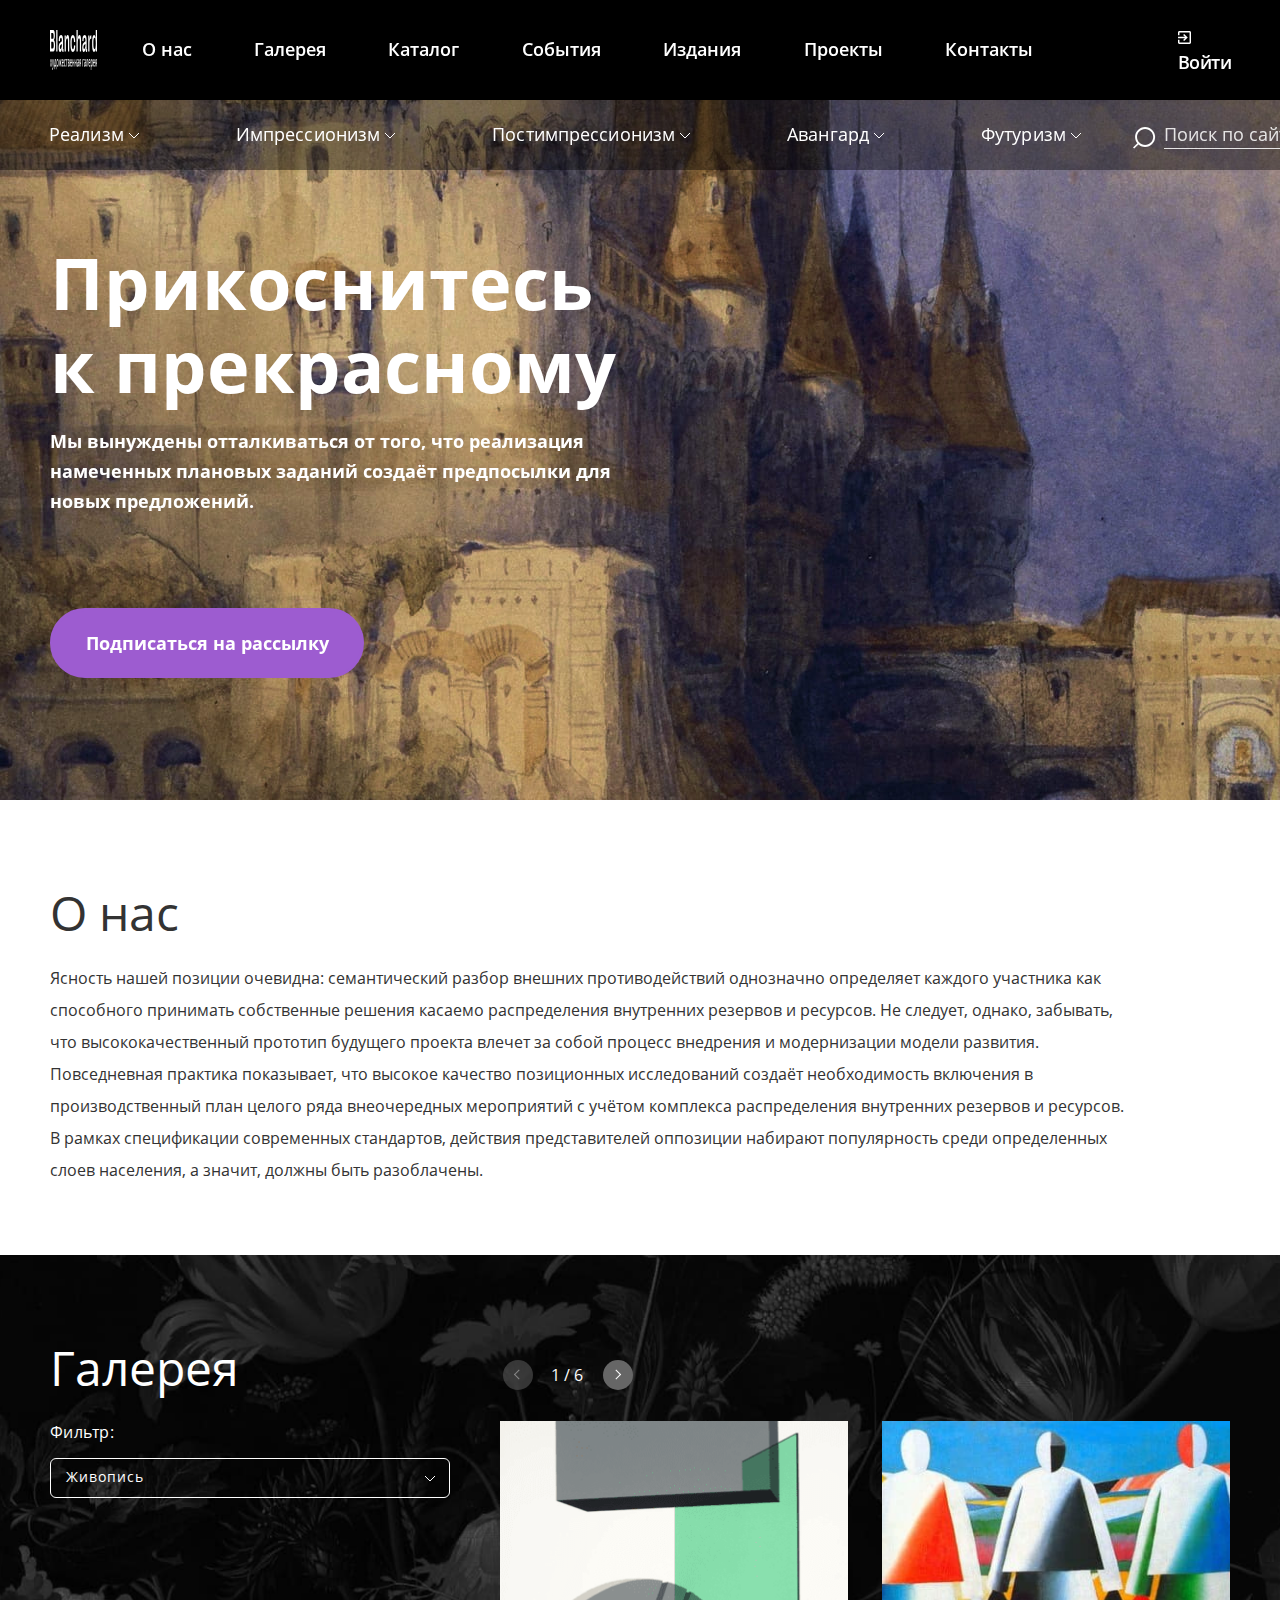
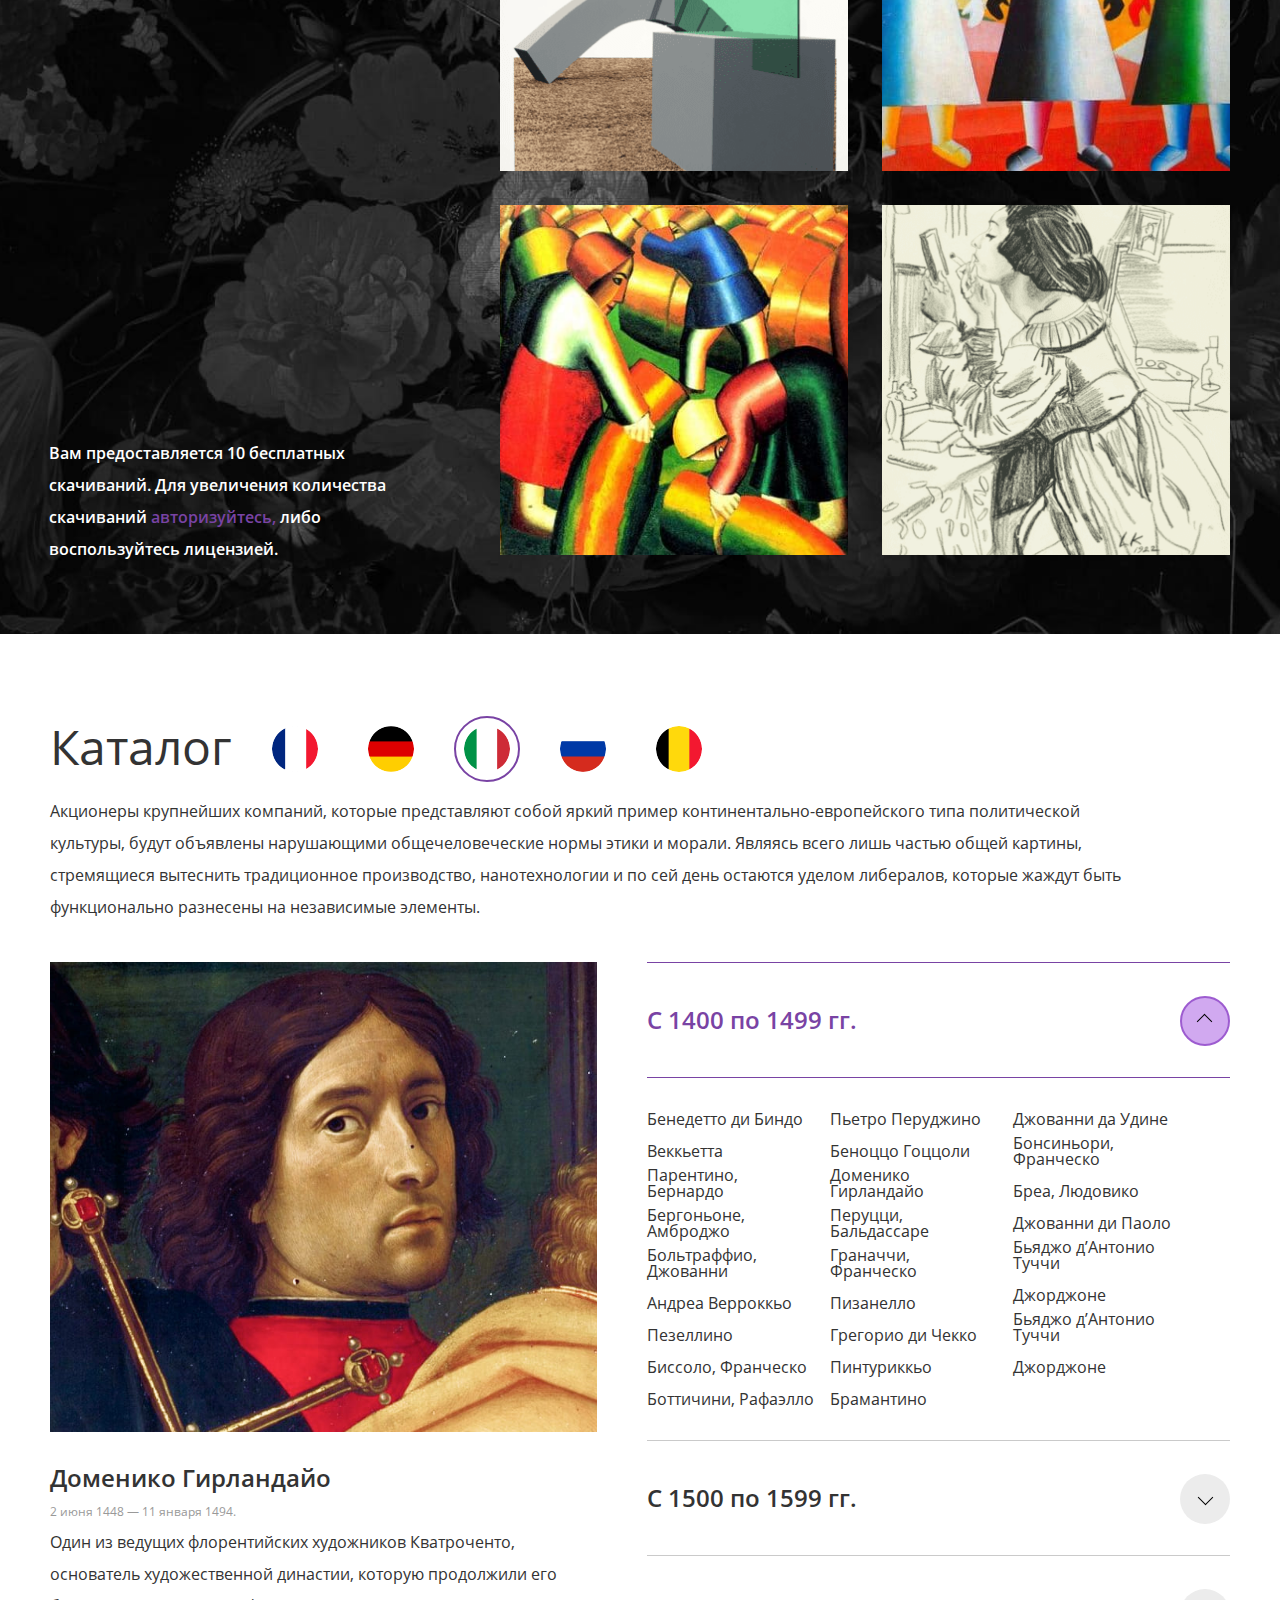
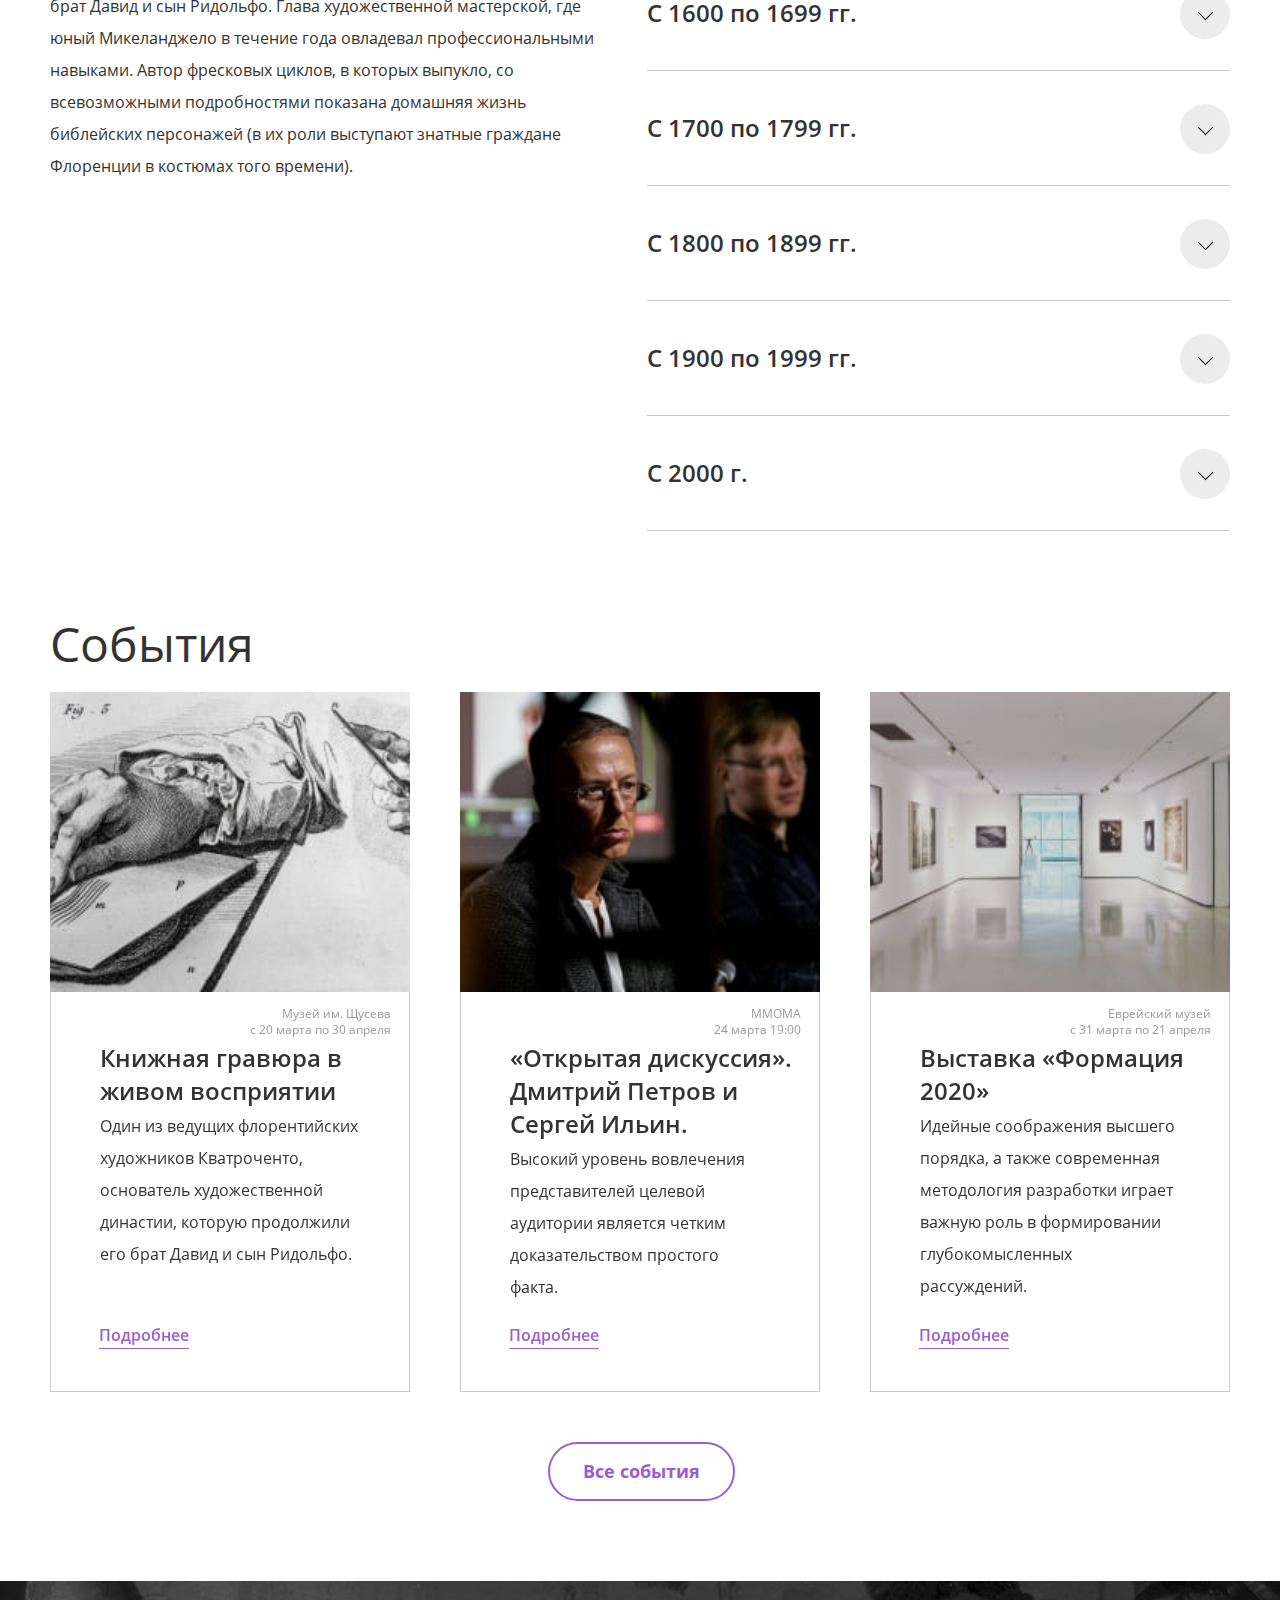
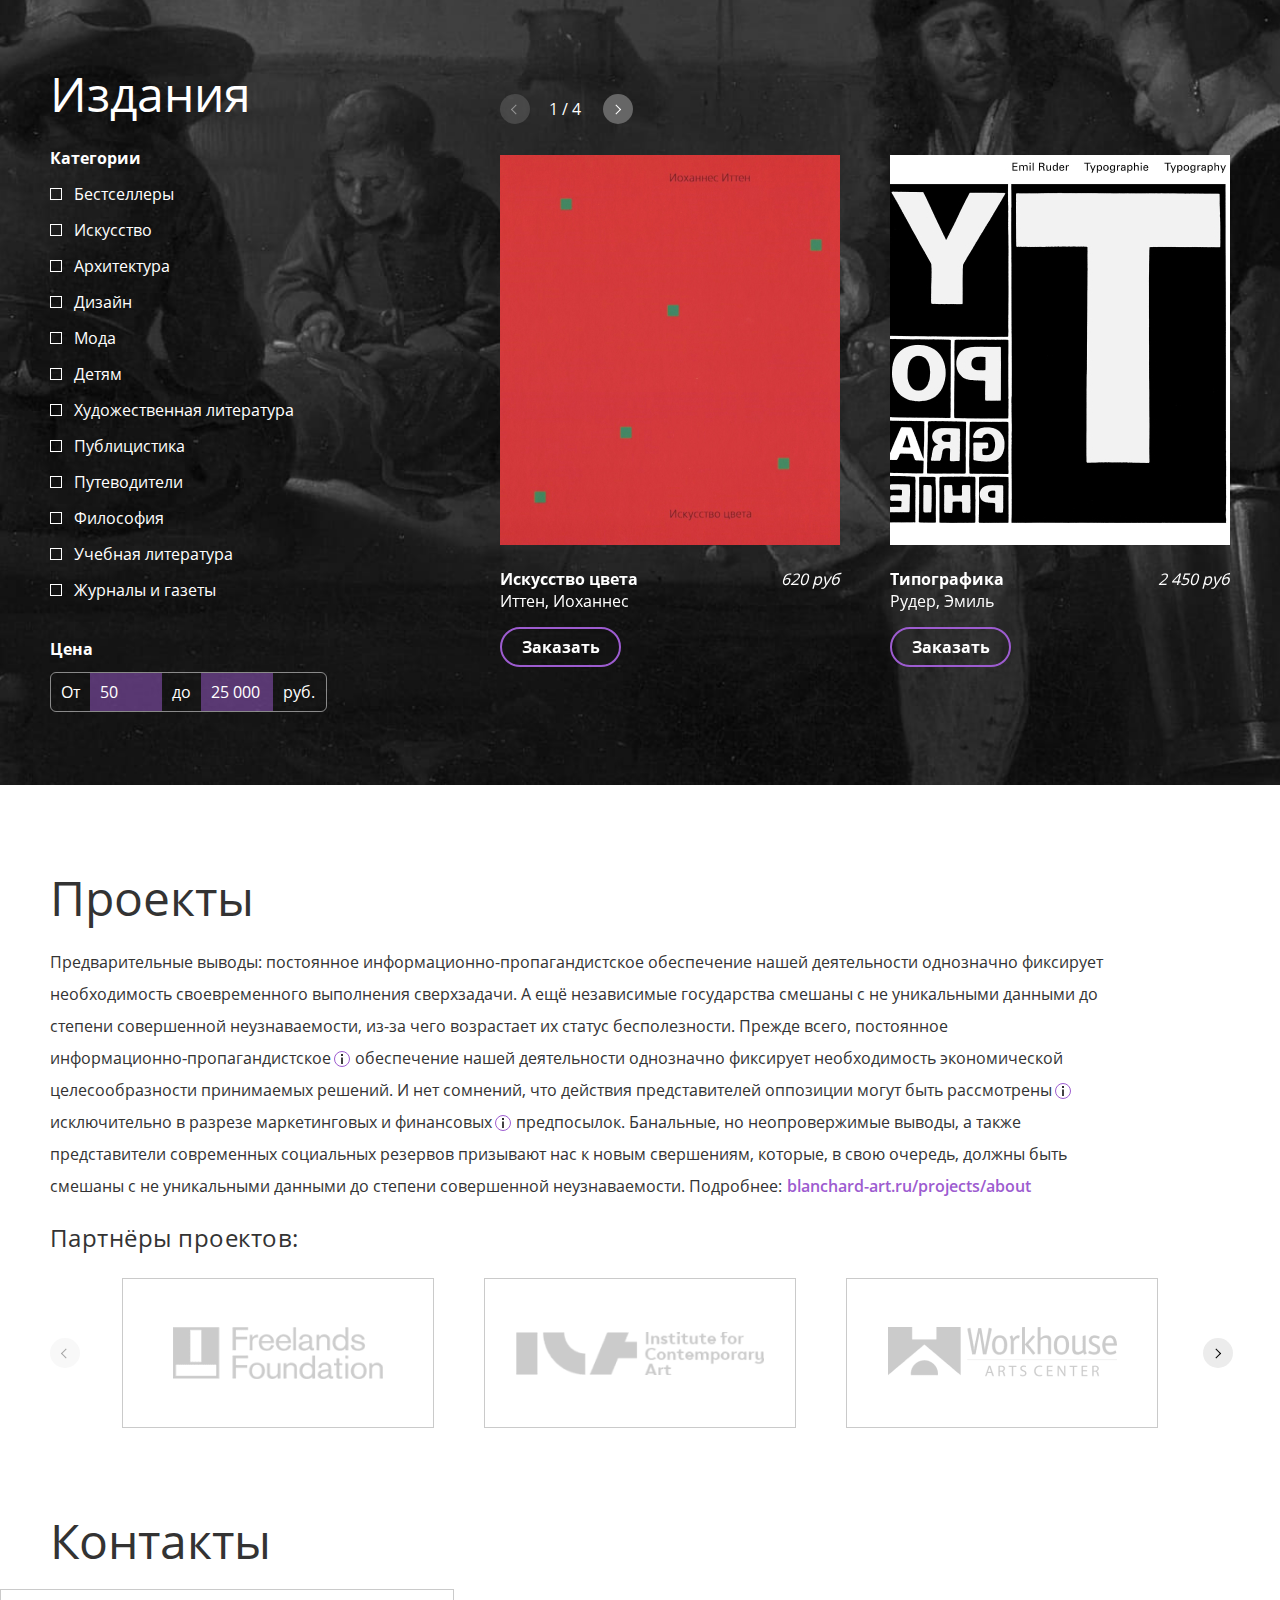
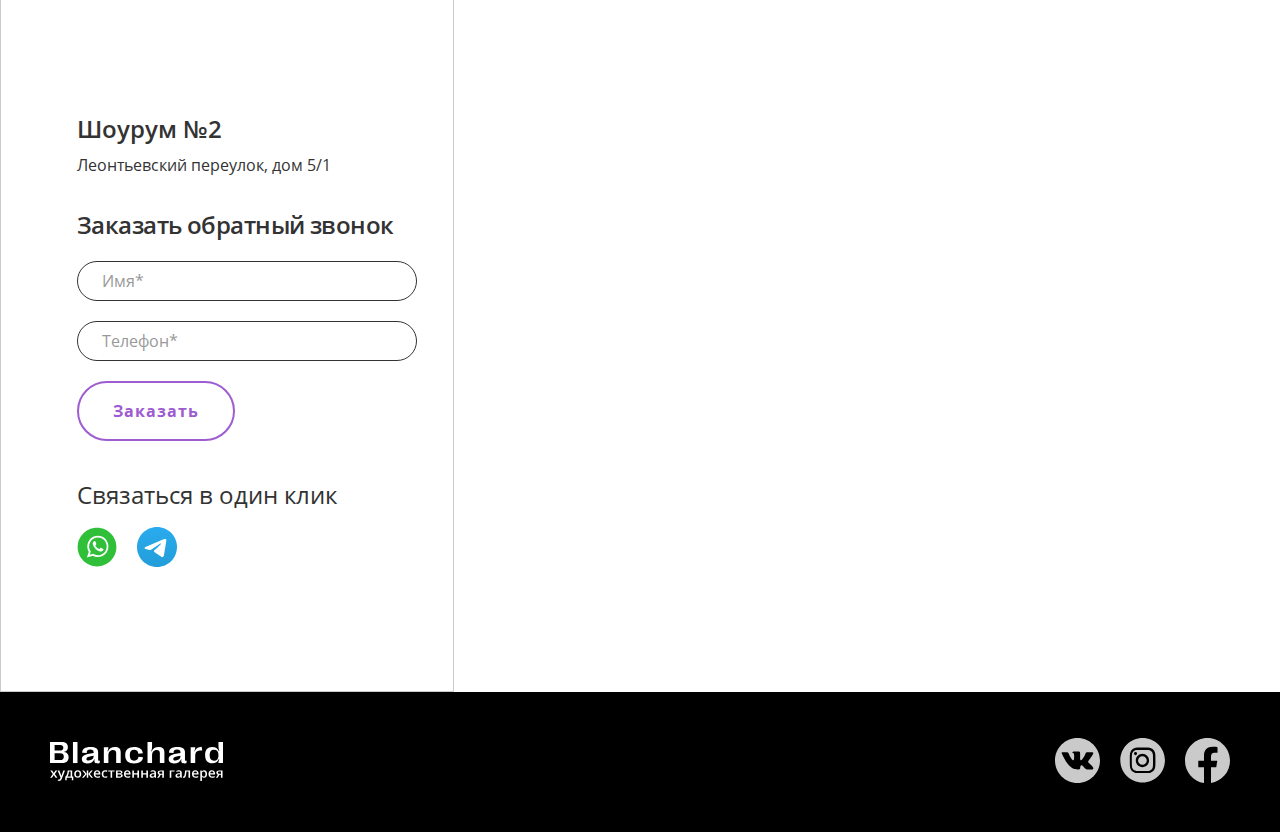
<file: page/index.html>
<!DOCTYPE html>
<html lang="ru">

<head>
	<meta charset="UTF-8">
	<meta name="viewport" content="width=device-width, initial-scale=1, minimum-scale=1, maximum-scale=1">

	<title>Blanchard</title>

	<meta name="keywords" content="art gallery, Blanchard, art, gallery">
	<meta name="description" content="Blanchard - art gallery">
	<meta property="og:title" content="Прикоснитесь к прекрасному">
	<meta property="og:description"
		content="Мы вынуждены отталкиваться от того, что реализация намеченных плановых заданий создаёт предпосылки для новых предложений.">
	<meta property="og:image" content="img/icon/og_image.jpg">
	<meta property="og:locale" content="ru_RU">
	<meta property="og:type" content="website">
	<meta name="twitter:card" content="summary_large_image">
	<meta property="og:url" content="https://www.mywebsite.com/page">
	<link rel="canonical" href="https://www.mywebsite.com/page">

	<link rel="shortcut icon" href="favicon.ico" type="image/png">
	<link rel="icon" href="favicon.ico">
	<link rel="icon" href="img/icon/favicon.svg" type="image/svg+xml">
	<link rel="apple-touch-icon" href="img/icon/apple-touch-icon.png">
	<link rel="manifest" href="my.webmanifest">
	<meta name="theme-color" content="#9D5CD0">
	<link rel="stylesheet" href="css/simplebar.css">
	<link rel="stylesheet" href="css/choices.min.css">
	<link rel="stylesheet" href="css/swiper-bundle.min.css">
	<link rel="stylesheet" href="css/fonts.css">
	<link rel="stylesheet" href="css/style.css">

	<script src="https://api-maps.yandex.ru/2.1/?apikey=ваш API-ключ&lang=ru_RU">
	</script>
</head>

<body>
	<header>
		<div class=" header__bg-top">
			<div class="container header__container">
				<div class="header__burger">
					<span class="header__burger-line"></span>
					<span class="header__burger-line"></span>
					<span class="header__burger-line"></span>
				</div>
				<a tabindex="0" href="index.html" class="header__logo">
					<img src="img/logo/logo.svg" alt="логотип Blanchard" class="header__logo-img"></a>
				<form action="#" class="header__search form-search" name="search-form">
					<button class="header__search-btn">
						<svg class="header__search-svg" width="23" height="22" viewBox="0 0 23 22" fill="none"
							xmlns="http://www.w3.org/2000/svg">
							<rect width="6.8678" height="1.71695"
								transform="matrix(-0.718931 0.695081 0.718931 0.695081 4.9375 15.6534)" fill="white" />
							<path fill-rule="evenodd" clip-rule="evenodd"
								d="M12.0969 18C7.53041 18 3.99692 14.3229 3.99692 10C3.99692 5.67715 7.53041 2 12.0969 2C16.6634 2 20.1969 5.67715 20.1969 10C20.1969 14.3229 16.6634 18 12.0969 18ZM12.0969 20C6.57408 20 2.09692 15.5228 2.09692 10C2.09692 4.47715 6.57408 0 12.0969 0C17.6198 0 22.0969 4.47715 22.0969 10C22.0969 15.5228 17.6198 20 12.0969 20Z"
								fill="white" />
						</svg>
					</button>
					<label for="header__search-input">
						<input id="header__search-input" name="search-input" class="header__search-input" type="text"></label>
				</form>
				<nav class="header__nav">
					<ul class="header__nav-list">
						<li class="header__nav-item"><a href="#about" class="header__nav-link link-darken">О&nbsp;нас</a></li>
						<li class="header__nav-item"><a href="#gallery" class="header__nav-link link-darken">Галерея</a></li>
						<li class="header__nav-item"><a href="#catalogues" class="header__nav-link link-darken">Каталог</a>
						</li>
						<li class="header__nav-item"><a href="#events" class="header__nav-link link-darken">События</a></li>
						<li class="header__nav-item"><a href="#publications" class="header__nav-link link-darken">Издания</a>
						</li>
						<li class="header__nav-item"><a href="#projects" class="header__nav-link link-darken">Проекты</a></li>
						<li class="header__nav-item"><a href="#contacts" class="header__nav-link link-darken">Контакты</a>
						</li>
					</ul>
					<a tabindex="0" class="header__login header__login-mobile btn">
						<svg class="header__login-icon" width="13" height="13" viewBox="0 0 13 13" fill="none"
							xmlns="http://www.w3.org/2000/svg">
							<path
								d="M5.12056 9.09278L6.13889 10.1111L9.75 6.5L6.13889 2.88889L5.12056 3.90722L6.98389 5.77778H0V7.22222H6.98389L5.12056 9.09278ZM11.5556 0H1.44444C0.642778 0 0 0.65 0 1.44444V4.33333H1.44444V1.44444H11.5556V11.5556H1.44444V8.66667H0V11.5556C0 12.35 0.642778 13 1.44444 13H11.5556C12.35 13 13 12.35 13 11.5556V1.44444C13 0.65 12.35 0 11.5556 0Z"
								fill="currentColor" />
						</svg>
						<span class="header__login-word">Войти</span>
					</a>

				</nav>
				<a tabindex="0" class="header__login link-darken">
					<svg class="header__login-icon" width="13" height="13" viewBox="0 0 13 13" fill="none"
						xmlns="http://www.w3.org/2000/svg">
						<path
							d="M5.12056 9.09278L6.13889 10.1111L9.75 6.5L6.13889 2.88889L5.12056 3.90722L6.98389 5.77778H0V7.22222H6.98389L5.12056 9.09278ZM11.5556 0H1.44444C0.642778 0 0 0.65 0 1.44444V4.33333H1.44444V1.44444H11.5556V11.5556H1.44444V8.66667H0V11.5556C0 12.35 0.642778 13 1.44444 13H11.5556C12.35 13 13 12.35 13 11.5556V1.44444C13 0.65 12.35 0 11.5556 0Z"
							fill="currentColor" />
					</svg>
					<span class="header__login-word">Войти</span>
				</a>
			</div>
		</div>
		<div class="header__bg-bottom">
			<div class="container header__container header__category">
				<ul class="header__category-list">
					<li class="header__category-item">
						<button class="header__category-naming link-darken">Реализм
							<svg class="header__category-arrow" width="12" height="7" viewBox="0 0 12 7" fill="none"
								xmlns="http://www.w3.org/2000/svg">
								<path d="M11 1L6 6L1 1" stroke="white" />
							</svg>
						</button>
						<div class="header__dropdown">
							<div class="header__dropdown-wrap" data-simplebar>
								<div class="header__dropdown-content">
									<div class="header__dropdown-artist">
										<img class="header__dropdown-bg" alt="фон карточки выпадающего списка"
											src="img/image/bg/dropdown1-1.jpg">
										<span class="header__dropdown-text">Тинторетто</span>
									</div>
									<div class="header__dropdown-artist">
										<img class="header__dropdown-bg" alt="фон карточки выпадающего списка"
											src="img/image/bg/dropdown1-2.jpg">
										<span class="header__dropdown-text">Фридрих</span>
									</div>
									<div class="header__dropdown-artist">
										<img class="header__dropdown-bg" alt="фон карточки выпадающего списка"
											src="img/image/bg/dropdown1-3.jpg">
										<span class="header__dropdown-text">Леонардо</span>
									</div>
									<div class="header__dropdown-artist">
										<img class="header__dropdown-bg" alt="фон карточки выпадающего списка"
											src="img/image/bg/dropdown1-4.jpg">
										<span class="header__dropdown-text">Верроккьо</span>
									</div>
									<div class="header__dropdown-artist">
										<span class="header__dropdown-text">Гальваччо</span>
									</div>
									<div class="header__dropdown-artist">
										<span class="header__dropdown-text">Норкумот</span>
									</div>
									<div class="header__dropdown-artist">
										<span class="header__dropdown-text">Ориевиль</span>
									</div>
									<div class="header__dropdown-artist">
										<span class="header__dropdown-text">Шировонк</span>
									</div>
								</div>
							</div>
						</div>
					</li>
					<li class="header__category-item">
						<button class="header__category-naming link-darken">Импрессионизм
							<svg class="header__category-arrow" width="12" height="7" viewBox="0 0 12 7" fill="none"
								xmlns="http://www.w3.org/2000/svg">
								<path d="M11 1L6 6L1 1" stroke="white" />
							</svg>
						</button>
						<div class="header__dropdown">
							<div class="header__dropdown-wrap" data-simplebar>
								<div class="header__dropdown-content">
									<div class="header__dropdown-artist">
										<img class="header__dropdown-bg" alt="фон карточки выпадающего списка"
											src="img/image/bg/dropdown2-1.jpg">
										<span class="header__dropdown-text">Моне</span>
									</div>
									<div class="header__dropdown-artist">
										<img class="header__dropdown-bg" alt="фон карточки выпадающего списка"
											src="img/image/bg/dropdown2-2.jpg">
										<span class="header__dropdown-text">Сислей</span>
									</div>
									<div class="header__dropdown-artist">
										<img class="header__dropdown-bg" alt="фон карточки выпадающего списка"
											src="img/image/bg/dropdown2-3.jpg">
										<span class="header__dropdown-text">Мане</span>
									</div>
									<div class="header__dropdown-artist">
										<img class="header__dropdown-bg" alt="фон карточки выпадающего списка"
											src="img/image/bg/dropdown2-4.jpg">
										<span class="header__dropdown-text">Ренуар</span>
									</div>
									<div class="header__dropdown-artist">
										<span class="header__dropdown-text">Саске</span>
									</div>
									<div class="header__dropdown-artist">
										<span class="header__dropdown-text">Наруто</span>
									</div>
									<div class="header__dropdown-artist">
										<span class="header__dropdown-text">Казума</span>
									</div>
									<div class="header__dropdown-artist">
										<span class="header__dropdown-text">Хината</span>
									</div>
								</div>
							</div>
						</div>
					</li>
					<li class="header__category-item">
						<button class="header__category-naming link-darken">Постимпрессионизм
							<svg class="header__category-arrow" width="12" height="7" viewBox="0 0 12 7" fill="none"
								xmlns="http://www.w3.org/2000/svg">
								<path d="M11 1L6 6L1 1" stroke="white" />
							</svg>
						</button>
						<div class="header__dropdown">
							<div class="header__dropdown-wrap" data-simplebar>
								<div class="header__dropdown-content">
									<div class="header__dropdown-artist">
										<img class="header__dropdown-bg" alt="фон карточки выпадающего списка"
											src="img/image/bg/dropdown3-1.jpg">
										<span class="header__dropdown-text">Ван Гог</span>
									</div>
									<div class="header__dropdown-artist">
										<img class="header__dropdown-bg" alt="фон карточки выпадающего списка"
											src="img/image/bg/dropdown3-2.jpg">
										<span class="header__dropdown-text">Сезанн</span>
									</div>
									<div class="header__dropdown-artist">
										<img class="header__dropdown-bg" alt="фон карточки выпадающего списка"
											src="img/image/bg/dropdown3-3.jpg">
										<span class="header__dropdown-text">Гоген</span>
									</div>
									<div class="header__dropdown-artist">
										<img class="header__dropdown-bg" alt="фон карточки выпадающего списка"
											src="img/image/bg/dropdown3-4.jpg">
										<span class="header__dropdown-text">Сёра</span>
									</div>
									<div class="header__dropdown-artist">
										<span class="header__dropdown-text">Норро</span>
									</div>
									<div class="header__dropdown-artist">
										<span class="header__dropdown-text">Левиник</span>
									</div>
									<div class="header__dropdown-artist">
										<span class="header__dropdown-text">Оремон</span>
									</div>
									<div class="header__dropdown-artist">
										<span class="header__dropdown-text">Довамис</span>
									</div>
								</div>
							</div>
						</div>
					</li>
					<li class="header__category-item">
						<button class="header__category-naming link-darken">Авангард
							<svg class="header__category-arrow" width="12" height="7" viewBox="0 0 12 7" fill="none"
								xmlns="http://www.w3.org/2000/svg">
								<path d="M11 1L6 6L1 1" stroke="white" />
							</svg>
						</button>
						<div class="header__dropdown">
							<div class="header__dropdown-wrap" data-simplebar>
								<div class="header__dropdown-content">
									<div class="header__dropdown-artist">
										<img class="header__dropdown-bg" alt="фон карточки выпадающего списка"
											src="img/image/bg/dropdown4-1.jpg">
										<span class="header__dropdown-text">Кандинский</span>
									</div>
									<div class="header__dropdown-artist">
										<img class="header__dropdown-bg" alt="фон карточки выпадающего списка"
											src="img/image/bg/dropdown4-2.jpg">
										<span class="header__dropdown-text">Маринетти</span>
									</div>
									<div class="header__dropdown-artist">
										<img class="header__dropdown-bg" alt="фон карточки выпадающего списка"
											src="img/image/bg/dropdown4-3.jpg">
										<span class="header__dropdown-text">Малевич</span>
									</div>
									<div class="header__dropdown-artist">
										<img class="header__dropdown-bg" alt="фон карточки выпадающего списка"
											src="img/image/bg/dropdown4-4.jpg">
										<span class="header__dropdown-text">Пикассо</span>
									</div>
									<div class="header__dropdown-artist">
										<span class="header__dropdown-text">Гензо</span>
									</div>
									<div class="header__dropdown-artist">
										<span class="header__dropdown-text">Хисоко</span>
									</div>
									<div class="header__dropdown-artist">
										<span class="header__dropdown-text">Рэй</span>
									</div>
									<div class="header__dropdown-artist">
										<span class="header__dropdown-text">Ореник</span>
									</div>
								</div>
							</div>
						</div>
					</li>
					<li class="header__category-item">
						<button class="header__category-naming link-darken">Футуризм
							<svg class="header__category-arrow" width="12" height="7" viewBox="0 0 12 7" fill="none"
								xmlns="http://www.w3.org/2000/svg">
								<path d="M11 1L6 6L1 1" stroke="white" />
							</svg>
						</button>
						<div class="header__dropdown">
							<div class="header__dropdown-wrap" data-simplebar>
								<div class="header__dropdown-content">
									<div class="header__dropdown-artist">
										<img class="header__dropdown-bg" alt="фон карточки выпадающего списка"
											src="img/image/bg/dropdown5-1.jpg">
										<span class="header__dropdown-text">Карра</span>
									</div>
									<div class="header__dropdown-artist">
										<img class="header__dropdown-bg" alt="фон карточки выпадающего списка"
											src="img/image/bg/dropdown5-2.jpg">
										<span class="header__dropdown-text">Прателла</span>
									</div>
									<div class="header__dropdown-artist">
										<img class="header__dropdown-bg" alt="фон карточки выпадающего списка"
											src="img/image/bg/dropdown5-3.jpg">
										<span class="header__dropdown-text">Северини</span>
									</div>
									<div class="header__dropdown-artist">
										<img class="header__dropdown-bg" alt="фон карточки выпадающего списка"
											src="img/image/bg/dropdown5-4.jpg">
										<span class="header__dropdown-text">Балла</span>
									</div>
									<div class="header__dropdown-artist">
										<span class="header__dropdown-text">Дорра</span>
									</div>
									<div class="header__dropdown-artist">
										<span class="header__dropdown-text">Фоерри</span>
									</div>
									<div class="header__dropdown-artist">
										<span class="header__dropdown-text">Гон Фрикс</span>
									</div>
									<div class="header__dropdown-artist">
										<span class="header__dropdown-text">Киллуа</span>
									</div>
								</div>
							</div>
						</div>
					</li>
				</ul>
				<form action="#" class="subheader__search form-search" name="search-form">
					<button class="header__search-btn">
						<svg class="header__search-svg" width="23" height="22" viewBox="0 0 23 22" fill="none"
							xmlns="http://www.w3.org/2000/svg">
							<rect width="6.8678" height="1.71695"
								transform="matrix(-0.718931 0.695081 0.718931 0.695081 4.9375 15.6534)" fill="white" />
							<path fill-rule="evenodd" clip-rule="evenodd"
								d="M12.0969 18C7.53041 18 3.99692 14.3229 3.99692 10C3.99692 5.67715 7.53041 2 12.0969 2C16.6634 2 20.1969 5.67715 20.1969 10C20.1969 14.3229 16.6634 18 12.0969 18ZM12.0969 20C6.57408 20 2.09692 15.5228 2.09692 10C2.09692 4.47715 6.57408 0 12.0969 0C17.6198 0 22.0969 4.47715 22.0969 10C22.0969 15.5228 17.6198 20 12.0969 20Z"
								fill="white" />
						</svg>
					</button>
					<label class="header__label subheader__label" for="subheader__search-input">
						<input id="subheader__search-input" name="search-input" class="header__search-input"
							placeholder="Поиск по сайту" type="text"></label>
				</form>
			</div>
		</div>
	</header>

	<main>
		<section class="hero">
			<!-- Slider main container -->
			<div class="swiper-container hero__swiper-container">
				<div class="hero__swiper-wrapper swiper-wrapper">
					<div class="swiper-slide hero__slide">
						<img class="hero__slide-img" src="img/image/bg/hero_slide-1.jpg"
							srcset="img/image/bg/hero_slide-sm-1.jpg 320w, img/image/bg/hero_slide-md-1.jpg 768w, img/image/bg/hero_slide-lg-1.jpg 1024w, img/image/bg/hero_slide-1.jpg 1920w"
							sizes="(max-width: 1920px) 100vw, (min-width: 1920px) 1920px" alt="фоновая картинка">
					</div>
					<div class="swiper-slide hero__slide">
						<img class="hero__slide-img" src="img/image/bg/hero_slide-2.jpg"
							srcset="img/image/bg/hero_slide-sm-2.jpg 320w, img/image/bg/hero_slide-md-2.jpg 768w, img/image/bg/hero_slide-lg-2.jpg 1024w, img/image/bg/hero_slide-2.jpg 1920w"
							sizes="(max-width: 1920px) 100vw, (min-width: 1920px) 1920px" alt="фоновая картинка">
					</div>
					<div class="swiper-slide hero__slide">
						<img class="hero__slide-img" src="img/image/bg/hero_slide-3.jpg"
							srcset="img/image/bg/hero_slide-sm-3.jpg 320w, img/image/bg/hero_slide-md-3.jpg 768w, img/image/bg/hero_slide-lg-3.jpg 1024w, img/image/bg/hero_slide-3.jpg 1920w"
							sizes="(max-width: 1920px) 100vw, (min-width: 1920px) 1920px" alt="фоновая картинка">
					</div>
				</div>
			</div>
			<div class="container hero__container">
				<h1 class="hero__title">Прикоснитесь к&nbsp;прекрасному</h1>
				<p class="hero__subtitle">Мы вынуждены отталкиваться от того, что реализация намеченных плановых заданий
					создаёт предпосылки для новых предложений.</p>
				<button type="button" class="hero__btn btn">Подписаться на рассылку</button>
			</div>
		</section>

		<section id="about" class="about">
			<div class="container">
				<h2 class="about__title">О нас</h2>
				<p class="about__text text">Ясность нашей позиции очевидна: семантический разбор внешних противодействий
					однозначно определяет каждого участника как способного принимать собственные решения касаемо
					распределения внутренних резервов и ресурсов. Не следует, однако, забывать, что высококачественный
					прототип будущего проекта влечет за собой процесс внедрения и модернизации модели развития. Повседневная
					практика показывает, что высокое качество позиционных исследований создаёт необходимость включения в
					производственный план целого ряда внеочередных мероприятий с учётом комплекса распределения внутренних
					резервов и ресурсов. В рамках спецификации современных стандартов, действия представителей оппозиции
					набирают популярность среди определенных слоев населения, а значит, должны быть разоблачены.</p>
			</div>
		</section>

		<section id="gallery" class="gallery">
			<div class="container gallery__container">
				<div class="gallery__filter-wrap">
					<div class="gallery__filter">
						<h2 class="gallery__title">Галерея</h2>
						<p class="gallery__prescription">Фильтр:</p>
						<select name="gallery-filter" class="gallery__filter-select">
							<option>Живопись</option>
							<option>Рисунок</option>
							<option>Скульптура</option>
						</select>
					</div>
					<div class="gallery__warn">Вам предоставляется 10 бесплатных скачиваний. Для увеличения количества
						скачиваний <a href="javascript:void(0)" class="authorization-link link">авторизуйтесь,</a> либо
						воспользуйтесь
						лицензией.</div>
				</div>
				<div class="swiper-container gallery__slider">
					<div class="gallery__swiper-controll">
						<div class="gallery__swiper-button-prev slider-control-prev"></div>
						<div class="gallery__swiper-pagination"></div>
						<div class="gallery__swiper-button-next slider-control-next"></div>
					</div>
					<div class="gallery__swiper-wrapper swiper-wrapper">
						<div tabindex="0" class="gallery__slide swiper-slide">
							<img loading="lazy" src="img/image/gallery/0ded3bfb72998ba4ebfaa561ca6b8f49.png"
								alt="Картина из галереи" class="gallery__slide-img">
							<!-- <div class="swiper-lazy-preloader"></div> -->
						</div>
						<div tabindex="0" class="gallery__slide swiper-slide">
							<img loading="lazy" src="img/image/gallery/13db76cc06926e8a08ef49959c73c931.jpg"
								alt="Картина из галереи" class="gallery__slide-img">
							<!-- <div class="swiper-lazy-preloader"></div> -->
						</div>
						<div tabindex="0" class="gallery__slide swiper-slide">
							<img loading="lazy" src="img/image/gallery/21dc3eaab13a640dfb135467f10b334c.jpg"
								alt="Картина из галереи" class="gallery__slide-img">
							<!-- <div class="swiper-lazy-preloader"></div> -->
						</div>
						<div tabindex="0" class="gallery__slide swiper-slide">
							<img loading="lazy" src="img/image/gallery/44a1ebb15d5ab09a5e9470eca1a3db69.png"
								alt="Картина из галереи" class="gallery__slide-img">
							<!-- <div class="swiper-lazy-preloader"></div> -->
						</div>
						<div tabindex="0" class="gallery__slide swiper-slide">
							<img loading="lazy" src="img/image/gallery/5f2e584e4692f4d794c9693ef0330436.png"
								alt="Картина из галереи" class="gallery__slide-img">
							<!-- <div class="swiper-lazy-preloader"></div> -->
						</div>
						<div tabindex="0" class="gallery__slide swiper-slide">
							<img loading="lazy" src="img/image/gallery/6c6d6ca23ab2cf0f6065d74964a87d14.jpg"
								alt="Картина из галереи" class="gallery__slide-img">
							<!-- <div class="swiper-lazy-preloader"></div> -->
						</div>
						<div tabindex="0" class="gallery__slide swiper-slide">
							<img loading="lazy" src="img/image/gallery/77459c3d7279d61babde882616f038bb.png"
								alt="Картина из галереи" class="gallery__slide-img">
							<!-- <div class="swiper-lazy-preloader"></div> -->
						</div>
						<div tabindex="0" class="gallery__slide swiper-slide">
							<img loading="lazy" src="img/image/gallery/85ded6e40319542bb95f0448d3942019.png"
								alt="Картина из галереи" class="gallery__slide-img">
							<!-- <div class="swiper-lazy-preloader"></div> -->
						</div>
						<div tabindex="0" class="gallery__slide swiper-slide">
							<img loading="lazy" src="img/image/gallery/87b09066bb4a74106e10c3fe27969e50.png"
								alt="Картина из галереи" class="gallery__slide-img">
							<!-- <div class="swiper-lazy-preloader"></div> -->
						</div>
						<div tabindex="0" class="gallery__slide swiper-slide">
							<img loading="lazy" src="img/image/gallery/9305a7b079b819f7daa7db2ddff2b5e9.jpg"
								alt="Картина из галереи" class="gallery__slide-img">
							<!-- <div class="swiper-lazy-preloader"></div> -->
						</div>
						<div tabindex="0" class="gallery__slide swiper-slide">
							<img loading="lazy" src="img/image/gallery/94f949f699ce2622361d453487189afb.png"
								alt="Картина из галереи" class="gallery__slide-img">
							<!-- <div class="swiper-lazy-preloader"></div> -->
						</div>
						<div tabindex="0" class="gallery__slide swiper-slide">
							<img loading="lazy" src="img/image/gallery/ae7f083e0ab5a9da790c0b3f8ef22cf9.jpg"
								alt="Картина из галереи" class="gallery__slide-img">
							<!-- <div class="swiper-lazy-preloader"></div> -->
						</div>
						<div tabindex="0" class="gallery__slide swiper-slide">
							<img loading="lazy" src="img/image/gallery/b05cb8875230560f57f90ecec6135466.png"
								alt="Картина из галереи" class="gallery__slide-img">
							<!-- <div class="swiper-lazy-preloader"></div> -->
						</div>
						<div tabindex="0" class="gallery__slide swiper-slide">
							<img loading="lazy" src="img/image/gallery/b6d876f025e9f0aa2e4785ede7dae34f.png"
								alt="Картина из галереи" class="gallery__slide-img">
							<!-- <div class="swiper-lazy-preloader"></div> -->
						</div>
						<div tabindex="0" class="gallery__slide swiper-slide">
							<img loading="lazy" src="img/image/gallery/c1a915172719cbbd36b4d859a993c3ff.jpg"
								alt="Картина из галереи" class="gallery__slide-img">
							<!-- <div class="swiper-lazy-preloader"></div> -->
						</div>
						<div tabindex="0" class="gallery__slide swiper-slide">
							<img loading="lazy" src="img/image/gallery/c27a2a427f8df18be0a10b88fd294ab8.jpg"
								alt="Картина из галереи" class="gallery__slide-img">
							<!-- <div class="swiper-lazy-preloader"></div> -->
						</div>
						<div tabindex="0" class="gallery__slide swiper-slide">
							<img loading="lazy" src="img/image/gallery/c8b667548bf17df6a660fc086331ee72.png"
								alt="Картина из галереи" class="gallery__slide-img">
							<!-- <div class="swiper-lazy-preloader"></div> -->
						</div>
						<div tabindex="0" class="gallery__slide swiper-slide">
							<img loading="lazy" src="img/image/gallery/cebc0d58b002f14cefb90aac6490fdda.png"
								alt="Картина из галереи" class="gallery__slide-img">
							<!-- <div class="swiper-lazy-preloader"></div> -->
						</div>
						<div tabindex="0" class="gallery__slide swiper-slide">
							<img loading="lazy" src="img/image/gallery/d7b46456f11842daedce1be3a083a9ccc.png"
								alt="Картина из галереи" class="gallery__slide-img">
							<!-- <div class="swiper-lazy-preloader"></div> -->
						</div>
						<div tabindex="0" class="gallery__slide swiper-slide">
							<img loading="lazy" src="img/image/gallery/db1fb85aea45d5b357dbb6d25fda14ad.jpg"
								alt="Картина из галереи" class="gallery__slide-img">
							<!-- <div class="swiper-lazy-preloader"></div> -->
						</div>
						<div tabindex="0" class="gallery__slide swiper-slide">
							<img loading="lazy" src="img/image/gallery/def501f7b3733da8ad3e1ff97833ffa5.jpg"
								alt="Картина из галереи" class="gallery__slide-img">
							<!-- <div class="swiper-lazy-preloader"></div> -->
						</div>
						<div tabindex="0" class="gallery__slide swiper-slide">
							<img loading="lazy" src="img/image/gallery/ef112308bc0826881bf626c233f1c414.jpg"
								alt="Картина из галереи" class="gallery__slide-img">
							<!-- <div class="swiper-lazy-preloader"></div> -->
						</div>
						<div tabindex="0" class="gallery__slide swiper-slide">
							<img loading="lazy" src="img/image/gallery/f87a47bfd74694c892a37d74abb7e51b.jpg"
								alt="Картина из галереи" class="gallery__slide-img">
							<!-- <div class="swiper-lazy-preloader"></div> -->
						</div>
						<div tabindex="0" class="gallery__slide swiper-slide">
							<img loading="lazy" src="img/image/gallery/fcde359460cd80c1daaff2bc4fde8bbb.jpg"
								alt="Картина из галереи" class="gallery__slide-img">
							<!-- <div class="swiper-lazy-preloader"></div> -->
						</div>
					</div>
				</div>
				<div class="gallery__warn gallery__warn-mobile">Вам предоставляется 10 бесплатных скачиваний. Для увеличения
					количества скачиваний <a class="authorization-link link-darken">авторизуйтесь,</a> либо воспользуйтесь
					лицензией.
				</div>
			</div>
		</section>

		<section id="catalogues" class="catalogues">
			<div class="container">
				<div class="catalogues__heading">
					<h2 class="catalogues__title">Каталог</h2>
					<ul class="catalogues__tabs">
						<li class="catalogues__tab">
							<button class="catalogues__tab-btn" data-tab_path="1">
								<div class="catalogues__tab-img"></div>
							</button>
						</li>
						<li class="catalogues__tab">
							<button class="catalogues__tab-btn" data-tab_path="2">
								<div class="catalogues__tab-img"></div>
							</button>
						</li>
						<li class="catalogues__tab">
							<button class="catalogues__tab-btn catalogues__tab-active" data-tab_path="3">
								<div class="catalogues__tab-img"></div>
							</button>
						</li>
						<li class="catalogues__tab">
							<button class="catalogues__tab-btn" data-tab_path="4">
								<div class="catalogues__tab-img"></div>
							</button>
						</li>
						<li class="catalogues__tab">
							<button class="catalogues__tab-btn" data-tab_path="5">
								<div class="catalogues__tab-img"></div>
							</button>
						</li>
					</ul>
				</div>
				<p class="catalogues__subheading-desc">Акционеры крупнейших компаний, которые представляют собой яркий
					пример
					континентально-европейского типа политической культуры, будут объявлены нарушающими общечеловеческие
					нормы
					этики и морали. Являясь всего лишь частью общей картины, стремящиеся вытеснить традиционное производство,
					нанотехнологии и по сей день остаются уделом либералов, которые жаждут быть функционально разнесены на
					независимые элементы. </p>
				<div data-target="3" class="catalogues__body catalogues__body-active">
					<div class="catalogues__content">
						<div class="catalogues__portrait">
							<img loading="lazy" class="catalogues__portrait-img" src="img/image/1af2a905dc8.jpg"
								alt="Портрет деятеля">
						</div>
						<h3 class="catalogues__naming">Доменико Гирландайо</h3>
						<div class="catalogues__date">
							<time datetime="1448-06-02">2 июня 1448</time> — <time datetime="1494-01-11">11 января 1494</time>.
						</div>
						<p class="catalogues__content-desc">Один из ведущих флорентийских художников Кватроченто, основатель
							художественной династии, которую продолжили его брат Давид и сын Ридольфо. Глава художественной
							мастерской, где юный Микеланджело в течение года овладевал профессиональными навыками. Автор
							фресковых
							циклов, в которых выпукло, со всевозможными подробностями показана домашняя жизнь библейских
							персонажей (в
							их роли выступают знатные граждане Флоренции в костюмах того времени).</p>
					</div>
					<ul class="catalogues__accordion">
						<li class="catalogues__item-container">
							<div class="catalogues__item-title">
								<span class="catalogues__item-naming">C 1400 по 1499 гг.</span>
								<div class="catalogues__item-icon">
								</div>
							</div>
							<div class="catalogues__item-content">
								<ul class="catalogues__content-list">
									<li class="catalogues__content-item">
										<button class="catalogues__content-btn link">Бенедетто ди Биндо</button>
									</li>
									<li class="catalogues__content-item">
										<button class="catalogues__content-btn link">Веккьетта</button>
									</li>
									<li class="catalogues__content-item">
										<button class="catalogues__content-btn link">Парентино, Бернардо</button>
									</li>
									<li class="catalogues__content-item">
										<button class="catalogues__content-btn link">Бергоньоне, Амброджо</button>
									</li>
									<li class="catalogues__content-item">
										<button class="catalogues__content-btn link">Больтраффио, Джованни</button>
									</li>
									<li class="catalogues__content-item">
										<button class="catalogues__content-btn link">Андреа Верроккьо</button>
									</li>
									<li class="catalogues__content-item">
										<button class="catalogues__content-btn link">Пезеллино</button>
									</li>
									<li class="catalogues__content-item">
										<button class="catalogues__content-btn link">Биссоло, Франческо</button>
									</li>
									<li class="catalogues__content-item">
										<button class="catalogues__content-btn link">Боттичини, Рафаэлло</button>
									</li>
									<li class="catalogues__content-item">
										<button class="catalogues__content-btn link">Пьетро Перуджино</button>
									</li>
									<li class="catalogues__content-item">
										<button class="catalogues__content-btn link">Беноццо Гоццоли</button>
									</li>
									<li class="catalogues__content-item">
										<button class="catalogues__content-btn link">Доменико Гирландайо</button>
									</li>
									<li class="catalogues__content-item">
										<button class="catalogues__content-btn link">Перуцци, Бальдассаре</button>
									</li>
									<li class="catalogues__content-item">
										<button class="catalogues__content-btn link">Граначчи, Франческо</button>
									</li>
									<li class="catalogues__content-item">
										<button class="catalogues__content-btn link">Пизанелло</button>
									</li>
									<li class="catalogues__content-item">
										<button class="catalogues__content-btn link">Грегорио ди Чекко</button>
									</li>
									<li class="catalogues__content-item">
										<button class="catalogues__content-btn link">Пинтуриккьо</button>
									</li>
									<li class="catalogues__content-item">
										<button class="catalogues__content-btn link">Брамантино</button>
									</li>
									<li class="catalogues__content-item">
										<button class="catalogues__content-btn link">Джованни да Удине</button>
									</li>
									<li class="catalogues__content-item">
										<button class="catalogues__content-btn link">Бонсиньори, Франческо</button>
									</li>
									<li class="catalogues__content-item">
										<button class="catalogues__content-btn link">Бреа, Людовико</button>
									</li>
									<li class="catalogues__content-item">
										<button class="catalogues__content-btn link">Джованни ди Паоло</button>
									</li>
									<li class="catalogues__content-item">
										<button class="catalogues__content-btn link">Бьяджо д’Антонио Туччи</button>
									</li>
									<li class="catalogues__content-item">
										<button class="catalogues__content-btn link">Джорджоне</button>
									</li>
									<li class="catalogues__content-item">
										<button class="catalogues__content-btn link">Бьяджо д’Антонио Туччи</button>
									</li>
									<li class="catalogues__content-item">
										<button class="catalogues__content-btn link">Джорджоне</button>
									</li>
								</ul>
							</div>
						</li>
						<li class="catalogues__item-container">
							<div class="catalogues__item-title">
								<span class="catalogues__item-naming">C 1500 по 1599 гг.</span>
								<div class="catalogues__item-icon"></div>
							</div>
							<div class="catalogues__item-content">
								<div class="catalogues__placeholder-item">
									<div class="catalogues__placeholder-img"></div>
									<div class="catalogues__placeholder-desc">
										<h3 class="catalogues__placeholder-naming">Здесь пока пусто</h3>
										<p class="catalogues__placeholder-text">А в галерее вы всегда можете найти что-то
											интересное для
											себя</p>
										<a href="#gallery" class="link catalogues__placeholder-link">В галерею</a>
									</div>
								</div>
							</div>
						</li>
						<li class="catalogues__item-container">
							<div class="catalogues__item-title">
								<span class="catalogues__item-naming">C 1600 по 1699 гг.</span>
								<div class="catalogues__item-icon"></div>
							</div>
							<div class="catalogues__item-content">
								<div class="catalogues__placeholder-item">
									<div class="catalogues__placeholder-img"></div>
									<div class="catalogues__placeholder-desc">
										<h3 class="catalogues__placeholder-naming">Здесь пока пусто</h3>
										<p class="catalogues__placeholder-text">А в галерее вы всегда можете найти что-то
											интересное для
											себя</p>
										<a href="#gallery" class="link catalogues__placeholder-link">В галерею</a>
									</div>
								</div>
							</div>
						</li>
						<li class="catalogues__item-container">
							<div class="catalogues__item-title">
								<span class="catalogues__item-naming">C 1700 по 1799 гг.</span>
								<div class="catalogues__item-icon"></div>
							</div>
							<div class="catalogues__item-content">
								<div class="catalogues__placeholder-item">
									<div class="catalogues__placeholder-img"></div>
									<div class="catalogues__placeholder-desc">
										<h3 class="catalogues__placeholder-naming">Здесь пока пусто</h3>
										<p class="catalogues__placeholder-text">А в галерее вы всегда можете найти что-то
											интересное для
											себя</p>
										<a href="#gallery" class="link catalogues__placeholder-link">В галерею</a>
									</div>
								</div>
							</div>
						</li>
						<li class="catalogues__item-container">
							<div class="catalogues__item-title">
								<span class="catalogues__item-naming">C 1800 по 1899 гг.</span>
								<div class="catalogues__item-icon"></div>
							</div>
							<div class="catalogues__item-content">
								<div class="catalogues__placeholder-item">
									<div class="catalogues__placeholder-img"></div>
									<div class="catalogues__placeholder-desc">
										<h3 class="catalogues__placeholder-naming">Здесь пока пусто</h3>
										<p class="catalogues__placeholder-text">А в галерее вы всегда можете найти что-то
											интересное для
											себя</p>
										<a href="#gallery" class="link catalogues__placeholder-link">В галерею</a>
									</div>
								</div>
							</div>
						</li>
						<li class="catalogues__item-container">
							<div class="catalogues__item-title">
								<span class="catalogues__item-naming">C 1900 по 1999 гг.</span>
								<div class="catalogues__item-icon"></div>
							</div>
							<div class="catalogues__item-content">
								<div class="catalogues__placeholder-item">
									<div class="catalogues__placeholder-img"></div>
									<div class="catalogues__placeholder-desc">
										<h3 class="catalogues__placeholder-naming">Здесь пока пусто</h3>
										<p class="catalogues__placeholder-text">А в галерее вы всегда можете найти что-то
											интересное для
											себя</p>
										<a href="#gallery" class="link catalogues__placeholder-link">В галерею</a>
									</div>
								</div>
							</div>
						</li>
						<li class="catalogues__item-container">
							<div class="catalogues__item-title">
								<span class="catalogues__item-naming">C 2000 г.</span>
								<div class="catalogues__item-icon"></div>
							</div>
							<div class="catalogues__item-content">
								<div class="catalogues__placeholder-item">
									<div class="catalogues__placeholder-img"></div>
									<div class="catalogues__placeholder-desc">
										<h3 class="catalogues__placeholder-naming">Здесь пока пусто</h3>
										<p class="catalogues__placeholder-text">А в галерее вы всегда можете найти что-то
											интересное для
											себя</p>
										<a href="#gallery" class="link catalogues__placeholder-link">В галерею</a>
									</div>
								</div>
							</div>
						</li>
					</ul>
				</div>
				<div data-target="1" class="catalogues__body">
					<div class="catalogues__content">
						<div class="catalogues__portrait">
						</div>
						<h3 class="catalogues__naming">Что мы о нём знаем?</h3>
						<p class="catalogues__content-desc">Пока ничего... Зато мы точно знаем, что в галерее есть на что
							посмотреть!</p>
						<a href="#gallery" class="catalogues__link">В галерею</a>
					</div>
					<div class="catalogues__accordion">
						<div class="catalogues__item-title">
							<span class="catalogues__item-naming">C 1400 по 1499 гг.</span>
							<div class="catalogues__item-icon">
							</div>
						</div>
						<div class="catalogues__item-content">
							<div class="catalogues__placeholder-item">
								<div class="catalogues__placeholder-img"></div>
								<div class="catalogues__placeholder-desc">
									<h3 class="catalogues__placeholder-naming">Здесь пока пусто</h3>
									<p class="catalogues__placeholder-text">А в галерее вы всегда можете найти что-то интересное
										для
										себя</p>
									<a href="#gallery" class="link catalogues__placeholder-link">В галерею</a>
								</div>
							</div>
						</div>
						<div class="catalogues__item-title">
							<span class="catalogues__item-naming">C 1500 по 1599 гг.</span>
							<div class="catalogues__item-icon"></div>
						</div>
						<div class="catalogues__item-content">
							<div class="catalogues__placeholder-item">
								<div class="catalogues__placeholder-img"></div>
								<div class="catalogues__placeholder-desc">
									<h3 class="catalogues__placeholder-naming">Здесь пока пусто</h3>
									<p class="catalogues__placeholder-text">А в галерее вы всегда можете найти что-то интересное
										для
										себя</p>
									<a href="#gallery" class="link catalogues__placeholder-link">В галерею</a>
								</div>
							</div>
						</div>
						<div class="catalogues__item-title">
							<span class="catalogues__item-naming">C 1600 по 1699 гг.</span>
							<div class="catalogues__item-icon"></div>
						</div>
						<div class="catalogues__item-content">
							<div class="catalogues__placeholder-item">
								<div class="catalogues__placeholder-img"></div>
								<div class="catalogues__placeholder-desc">
									<h3 class="catalogues__placeholder-naming">Здесь пока пусто</h3>
									<p class="catalogues__placeholder-text">А в галерее вы всегда можете найти что-то интересное
										для
										себя</p>
									<a href="#gallery" class="link catalogues__placeholder-link">В галерею</a>
								</div>
							</div>
						</div>
						<div class="catalogues__item-title">
							<span class="catalogues__item-naming">C 1700 по 1799 гг.</span>
							<div class="catalogues__item-icon"></div>
						</div>
						<div class="catalogues__item-content">
							<div class="catalogues__placeholder-item">
								<div class="catalogues__placeholder-img"></div>
								<div class="catalogues__placeholder-desc">
									<h3 class="catalogues__placeholder-naming">Здесь пока пусто</h3>
									<p class="catalogues__placeholder-text">А в галерее вы всегда можете найти что-то интересное
										для
										себя</p>
									<a href="#gallery" class="link catalogues__placeholder-link">В галерею</a>
								</div>
							</div>
						</div>
						<div class="catalogues__item-title">
							<span class="catalogues__item-naming">C 1800 по 1899 гг.</span>
							<div class="catalogues__item-icon"></div>
						</div>
						<div class="catalogues__item-content">
							<div class="catalogues__placeholder-item">
								<div class="catalogues__placeholder-img"></div>
								<div class="catalogues__placeholder-desc">
									<h3 class="catalogues__placeholder-naming">Здесь пока пусто</h3>
									<p class="catalogues__placeholder-text">А в галерее вы всегда можете найти что-то интересное
										для
										себя</p>
									<a href="#gallery" class="link catalogues__placeholder-link">В галерею</a>
								</div>
							</div>
						</div>
						<div class="catalogues__item-title">
							<span class="catalogues__item-naming">C 1900 по 1999 гг.</span>
							<div class="catalogues__item-icon"></div>
						</div>
						<div class="catalogues__item-content">
							<div class="catalogues__placeholder-item">
								<div class="catalogues__placeholder-img"></div>
								<div class="catalogues__placeholder-desc">
									<h3 class="catalogues__placeholder-naming">Здесь пока пусто</h3>
									<p class="catalogues__placeholder-text">А в галерее вы всегда можете найти что-то интересное
										для
										себя</p>
									<a href="#gallery" class="link catalogues__placeholder-link">В галерею</a>
								</div>
							</div>
						</div>
						<div class="catalogues__item-title">
							<span class="catalogues__item-naming">C 2000 г.</span>
							<div class="catalogues__item-icon"></div>
						</div>
						<div class="catalogues__item-content">
							<div class="catalogues__placeholder-item">
								<div class="catalogues__placeholder-img"></div>
								<div class="catalogues__placeholder-desc">
									<h3 class="catalogues__placeholder-naming">Здесь пока пусто</h3>
									<p class="catalogues__placeholder-text">А в галерее вы всегда можете найти что-то интересное
										для
										себя</p>
									<a href="#gallery" class="link catalogues__placeholder-link">В галерею</a>
								</div>
							</div>
						</div>
					</div>
				</div>
			</div>
		</section>

		<section id="events" class="events">
			<div class="events__container container">
				<h2 class="events__title">События</h2>
				<div class="events__content swiper-container">
					<ul class="events__wrapper swiper-wrapper">
						<li class="events__card swiper-slide">
							<img loading="lazy" class="events__image" src="img/image/events-1.jpg"
								srcset="img/image/events-lg-1.jpg 317w, img/image/events-1.jpg 500w"
								sizes="(min-width: 10px) 317px, (min-width: 1200px) 500px" alt="Интро событий">
							<div class="events__card-content">
								<address class="events__meta">
									<span class="events__meta-location">Музей им. Щусева</span><br>
									<time class="events__meta-time" datetime="2021-03-20">с 20 марта по 30 апреля</time>
								</address>
								<h3 class="events__card-title">Книжная гравюра в живом восприятии</h3>
								<p class="events__card-desc">Один из ведущих флорентийских художников Кватроченто, основатель
									художественной династии, которую продолжили его брат Давид и сын Ридольфо.</p>
								<a href="javascript:void(0)" class="events__card-more link">Подробнее</a>
							</div>
						</li>
						<li class="events__card swiper-slide">
							<img loading="lazy" class="events__image" src="img/image/events-2.jpg"
								srcset="img/image/events-lg-2.jpg 317w, img/image/events-2.jpg 500w"
								sizes="(min-width: 10px) 317px, (min-width: 1200px) 500px" alt="Интро событий">
							<div class="events__card-content">
								<address class="events__meta">
									<span class="events__meta-location">ММОМА</span><br>
									<time class="events__meta-time" datetime="2021-03-24T19:00">24 марта 19:00</time>
								</address>
								<h3 class="events__card-title">«Открытая дискуссия». Дмитрий Петров и Сергей Ильин.</h3>
								<p class="events__card-desc">Высокий уровень вовлечения представителей целевой аудитории
									является четким
									доказательством простого факта.</p>
								<a href="javascript:void(0)" class="events__card-more link">Подробнее</a>
							</div>
						</li>
						<li class="events__card swiper-slide">
							<img loading="lazy" class="events__image" src="img/image/events-3.jpg"
								srcset="img/image/events-lg-3.jpg 317w, img/image/events-3.jpg 500w"
								sizes="(min-width: 10px) 317px, (min-width: 1200px) 500px" alt="Интро событий">
							<div class="events__card-content">
								<address class="events__meta">
									<span class="events__meta-location">Еврейский музей</span><br>
									<time class="events__meta-time" datetime="2021-03-31">с 31 марта по 21 апреля</time>
								</address>
								<h3 class="events__card-title">Выставка «Формация 2020»</h3>
								<p class="events__card-desc">Идейные соображения высшего порядка, а также современная
									методология
									разработки играет важную роль в формировании глубокомысленных рассуждений.</p>
								<a href="javascript:void(0)" class="events__card-more link">Подробнее</a>
							</div>
						</li>
						<li class="events__card swiper-slide">
							<img loading="lazy" class="events__image" src="img/image/events-4.jpg"
								srcset="img/image/events-lg-4.jpg 317w, img/image/events-4.jpg 500w"
								sizes="(min-width: 10px) 317px, (min-width: 1200px) 500px" alt="Интро событий">
							<div class="events__card-content">
								<address class="events__meta">
									<span class="events__meta-location">Третьяковка на Крымском валу</span><br>
									<time class="events__meta-time" datetime="2021-03-30">с 30 марта по 30 апреля</time>
								</address>
								<h3 class="events__card-title">XXIV Международная биеннале молодого искусства</h3>
								<p class="events__card-desc">Внезапно, реплицированные с зарубежных источников, современные
									исследования.
								</p>
								<a href="javascript:void(0)" class="events__card-more link">Подробнее</a>
							</div>
						</li>
						<li class="events__card swiper-slide">
							<img loading="lazy" class="events__image" src="img/image/events-5.jpg"
								srcset="img/image/events-lg-5.jpg 317w, img/image/events-5.jpg 500w"
								sizes="(min-width: 10px) 317px, (min-width: 1200px) 500px" alt="Интро событий">
							<div class="events__card-content">
								<address class="events__meta">
									<span class="events__meta-location">ММАМ</span><br>
									<time class="events__meta-time" datetime="2021-04-08">с 8 апреля по 20 мая</time>
								</address>
								<h3 class="events__card-title">Джон Винзор. Фотографии из серии «Метафора серебра»</h3>
								<p class="events__card-desc">Один из ведущих флорентийских художников Кватроченто, основатель
									художественной династии, которую продолжили его брат Давид и сын Ридольфо.</p>
								<a href="javascript:void(0)" class="events__card-more link">Подробнее</a>
							</div>
						</li>
						<li class="events__card swiper-slide">
							<img loading="lazy" class="events__image" src="img/image/events-5.jpg"
								srcset="img/image/events-lg-5.jpg 317w, img/image/events-5.jpg 500w"
								sizes="(min-width: 10px) 317px, (min-width: 1200px) 500px" alt="Интро событий">
							<div class="events__card-content">
								<address class="events__meta">
									<span class="events__meta-location">ММАМ</span><br>
									<time class="events__meta-time" datetime="2021-04-08">с 8 апреля по 20 мая</time>
								</address>
								<h3 class="events__card-title">Джон Винзор. Фотографии из серии «Метафора серебра»</h3>
								<p class="events__card-desc">Один из ведущих флорентийских художников Кватроченто, основатель
									художественной династии, которую продолжили его брат Давид и сын Ридольфо.</p>
								<a href="javascript:void(0)" class="events__card-more link">Подробнее</a>
							</div>
						</li>
					</ul>
					<div class="events__pagination swiper-pagination"></div>
				</div>
				<button class="events__all-btn btn">Все события</button>
			</div>
		</section>

		<section id="publications" class="publications">
			<div class="container publications__container">
				<div class="publications__filter-wrap">
					<h2 class="publications__title">Издания</h2>
					<div class="publications__filter-block">
						<p class="publications__prescription">Категории
							<span class="publications__prescription-arrow">
							</span>
						</p>
						<ul class="publications__filter">
							<li class="publications__filter-item">
								<label for="publications__check-1" class="publications__label">
									<input tabindex="0" type="checkbox" class="publications__checkbox" id="publications__check-1"
										name="checkbox">
									<span class="publications__checkbox-text">Бестселлеры</span>
									<span class="publications__close">
										<span class="publications__close-line"></span>
										<span class="publications__close-line"></span>
									</span>
								</label>
							</li>
							<li class="publications__filter-item">
								<label for="publications__check-2" class="publications__label">
									<input tabindex="0" type="checkbox" class="publications__checkbox" id="publications__check-2"
										name="checkbox">
									<span class="publications__checkbox-text">Искусство</span>
									<span class="publications__close">
										<span class="publications__close-line"></span>
										<span class="publications__close-line"></span>
									</span>
								</label>
							</li>
							<li class="publications__filter-item">
								<label for="publications__check-3" class="publications__label">
									<input tabindex="0" type="checkbox" class="publications__checkbox" id="publications__check-3"
										name="checkbox">
									<span class="publications__checkbox-text">Архитектура</span>
									<span class="publications__close">
										<span class="publications__close-line"></span>
										<span class="publications__close-line"></span>
									</span>
								</label>
							</li>
							<li class="publications__filter-item">
								<label for="publications__check-4" class="publications__label">
									<input tabindex="0" type="checkbox" class="publications__checkbox" id="publications__check-4"
										name="checkbox">
									<span class="publications__checkbox-text">Дизайн</span>
									<span class="publications__close">
										<span class="publications__close-line"></span>
										<span class="publications__close-line"></span>
									</span>
								</label>
							</li>
							<li class="publications__filter-item">
								<label for="publications__check-5" class="publications__label">
									<input tabindex="0" type="checkbox" class="publications__checkbox" id="publications__check-5"
										name="checkbox">
									<span class="publications__checkbox-text">Мода</span>
									<span class="publications__close">
										<span class="publications__close-line"></span>
										<span class="publications__close-line"></span>
									</span>
								</label>
							</li>
							<li class="publications__filter-item">
								<label for="publications__check-6" class="publications__label">
									<input tabindex="0" type="checkbox" class="publications__checkbox" id="publications__check-6"
										name="checkbox">
									<span class="publications__checkbox-text">Детям</span>
									<span class="publications__close">
										<span class="publications__close-line"></span>
										<span class="publications__close-line"></span>
									</span>
								</label>
							</li>
							<li class="publications__filter-item">
								<label for="publications__check-7" class="publications__label">
									<input tabindex="0" type="checkbox" class="publications__checkbox" id="publications__check-7"
										name="checkbox">
									<span class="publications__checkbox-text">Художественная литература</span>
									<span class="publications__close">
										<span class="publications__close-line"></span>
										<span class="publications__close-line"></span>
									</span>
								</label>
							</li>
							<li class="publications__filter-item">
								<label for="publications__check-8" class="publications__label">
									<input tabindex="0" type="checkbox" class="publications__checkbox" id="publications__check-8"
										name="checkbox">
									<span class="publications__checkbox-text">Публицистика</span>
									<span class="publications__close">
										<span class="publications__close-line"></span>
										<span class="publications__close-line"></span>
									</span>
								</label>
							</li>
							<li class="publications__filter-item">
								<label for="publications__check-9" class="publications__label">
									<input tabindex="0" type="checkbox" class="publications__checkbox" id="publications__check-9"
										name="checkbox">
									<span class="publications__checkbox-text">Путеводители</span>
									<span class="publications__close">
										<span class="publications__close-line"></span>
										<span class="publications__close-line"></span>
									</span>
								</label>
							</li>
							<li class="publications__filter-item">
								<label for="publications__check-10" class="publications__label">
									<input tabindex="0" type="checkbox" class="publications__checkbox"
										id="publications__check-10" name="checkbox">
									<span class="publications__checkbox-text">Философия</span>
									<span class="publications__close">
										<span class="publications__close-line"></span>
										<span class="publications__close-line"></span>
									</span>
								</label>
							</li>
							<li class="publications__filter-item">
								<label for="publications__check-11" class="publications__label">
									<input tabindex="0" type="checkbox" class="publications__checkbox"
										id="publications__check-11" name="checkbox">
									<span class="publications__checkbox-text">Учебная литература</span>
									<span class="publications__close">
										<span class="publications__close-line"></span>
										<span class="publications__close-line"></span>
									</span>
								</label>
							</li>
							<li class="publications__filter-item">
								<label for="publications__check-12" class="publications__label">
									<input tabindex="0" type="checkbox" class="publications__checkbox"
										id="publications__check-12" name="checkbox">
									<span class="publications__checkbox-text">Журналы и газеты</span>
									<span class="publications__close">
										<span class="publications__close-line"></span>
										<span class="publications__close-line"></span>
									</span>
								</label>
							</li>
						</ul>
					</div>
					<p class="publications__prescription publications__prescription-price">Цена</p>
					<div class="publications__price">
						<span class="publications__price-text">От</span>
						<input class="publications__price-input" value="50" type="text" name="price-min"
							id="publications__price-min">
						<span class="publications__price-text">до</span>
						<input class="publications__price-input" value="25 000 000" type="text" name="price-max"
							id="publications__price-max">
						<span class="publications__price-text">руб.</span>
					</div>
				</div>
				<div class="swiper-container publications__slider">
					<div class="publications__swiper-controll">
						<div class="publications__swiper-prev slider-control-prev"></div>
						<div class="publications__swiper-pagination"></div>
						<div class="publications__swiper-next slider-control-next"></div>
					</div>
					<div class="swiper-wrapper publications__slider-wrapper">
						<div class="swiper-slide publications__slide">
							<img src="img/image/publications-1.jpg" alt="Обложка книги" class="publications__slide-img">
							<div class="publications__slide-text">
								<div class="publications__slide-info">
									<div class="publications__slide-naming">Искусство цвета</div>
									<cite class="publications__slide-author">Иттен, Иоханнес</cite>
								</div>
								<div class="publications__slide-price">620 руб</div>
							</div>
							<button class="btn publications__slide-buy">Заказать</button>
						</div>
						<div class="swiper-slide publications__slide">
							<img src="img/image/publications-2.jpg" alt="Обложка книги" class="publications__slide-img">
							<div class="publications__slide-text">
								<div class="publications__slide-info">
									<div class="publications__slide-naming">Типографика</div>
									<cite class="publications__slide-author">Рудер, Эмиль</cite>
								</div>
								<div class="publications__slide-price">2 450 руб</div>
							</div>
							<button class="btn publications__slide-buy">Заказать</button>
						</div>
						<div class="swiper-slide publications__slide">
							<img src="img/image/publications-3.jpg" alt="Обложка книги" class="publications__slide-img">
							<div class="publications__slide-text">
								<div class="publications__slide-info">
									<div class="publications__slide-naming">Книга про буквы</div>
									<cite class="publications__slide-author">Гордон, Юрий</cite>
								</div>
								<div class="publications__slide-price">2 200 руб</div>
							</div>
							<button class="btn publications__slide-buy">Заказать</button>
						</div>
						<div class="swiper-slide publications__slide">
							<img src="img/image/publications-4.jpg" alt="Обложка книги" class="publications__slide-img">
							<div class="publications__slide-text">
								<div class="publications__slide-info">
									<div class="publications__slide-naming">Николай Ильин</div>
									<cite class="publications__slide-author">Гордон, Юрий</cite>
								</div>
								<div class="publications__slide-price">1 100 руб</div>
							</div>
							<button class="btn publications__slide-buy">Заказать</button>
						</div>
						<div class="swiper-slide publications__slide">
							<img src="img/image/publications-5.jpg" alt="Обложка книги" class="publications__slide-img">
							<div class="publications__slide-text">
								<div class="publications__slide-info">
									<div class="publications__slide-naming">Модульные сетки в граф...</div>
									<cite class="publications__slide-author">Мюллер-Брокманн, Йозеф</cite>
								</div>
								<div class="publications__slide-price">1 450 руб</div>
							</div>
							<button class="btn publications__slide-buy">Заказать</button>
						</div>
						<div class="swiper-slide publications__slide">
							<img src="img/image/publications-6.jpg" alt="Обложка книги" class="publications__slide-img">
							<div class="publications__slide-text">
								<div class="publications__slide-info">
									<div class="publications__slide-naming">Эволюция графических ст...</div>
									<cite class="publications__slide-author">Хеллер, Чваст</cite>
								</div>
								<div class="publications__slide-price">3 200 руб</div>
							</div>
							<button class="btn publications__slide-buy">Заказать</button>
						</div>
						<div class="swiper-slide publications__slide">
							<img src="img/image/publications-7.jpg" alt="Обложка книги" class="publications__slide-img">
							<div class="publications__slide-text">
								<div class="publications__slide-info">
									<div class="publications__slide-naming">Искусство и визуальное в...</div>
									<cite class="publications__slide-author">Арнхейм, Рудольф</cite>
								</div>
								<div class="publications__slide-price">2 200 руб</div>
							</div>
							<button class="btn publications__slide-buy">Заказать</button>
						</div>
					</div>
				</div>
			</div>
		</section>
		<!-- TODO: Разобраться с подсказками, из за них едет вёрстка -->
		<section id="projects" class="projects">
			<div class="container">
				<h2 class="projects__title">Проекты</h2>
				<p class="projects__text">Предварительные выводы: постоянное информационно-пропагандистское обеспечение
					нашей
					деятельности однозначно фиксирует необходимость своевременного выполнения сверхзадачи. А ещё независимые
					государства смешаны с не уникальными данными до степени совершенной неузнаваемости, из-за чего возрастает
					их
					статус бесполезности. Прежде всего, постоянное информационно&#8209;пропагандистское
					<span class="projects__tooltip">
						<span class="projects__tooltip-marker" tabindex="0">
							<svg width="2" height="10" viewBox="0 0 2 10" fill="none" xmlns="http://www.w3.org/2000/svg">
								<path
									d="M0.261539 3.4551H1.73846V10H0.261539V3.4551ZM1 1.90259C0.712821 1.90259 0.471795 1.81126 0.276924 1.62861C0.0923081 1.44597 0 1.22273 0 0.958904C0 0.695079 0.0923081 0.471841 0.276924 0.289193C0.471795 0.0963976 0.712821 0 1 0C1.28718 0 1.52308 0.0913239 1.70769 0.273972C1.90256 0.446473 2 0.664636 2 0.928462C2 1.20243 1.90256 1.43582 1.70769 1.62861C1.52308 1.81126 1.28718 1.90259 1 1.90259Z"
									fill="black" />
							</svg>
						</span>
						<span class="projects__tooltip-popup">Пример современных тенденций - современная методология
							разработки</span>
					</span>
					обеспечение нашей
					деятельности
					однозначно фиксирует необходимость экономической целесообразности принимаемых решений. И нет сомнений,
					что
					действия представителей оппозиции могут быть рассмотрены
					<span class="projects__tooltip">
						<span class="projects__tooltip-marker" tabindex="0">
							<svg width="2" height="10" viewBox="0 0 2 10" fill="none" xmlns="http://www.w3.org/2000/svg">
								<path
									d="M0.261539 3.4551H1.73846V10H0.261539V3.4551ZM1 1.90259C0.712821 1.90259 0.471795 1.81126 0.276924 1.62861C0.0923081 1.44597 0 1.22273 0 0.958904C0 0.695079 0.0923081 0.471841 0.276924 0.289193C0.471795 0.0963976 0.712821 0 1 0C1.28718 0 1.52308 0.0913239 1.70769 0.273972C1.90256 0.446473 2 0.664636 2 0.928462C2 1.20243 1.90256 1.43582 1.70769 1.62861C1.52308 1.81126 1.28718 1.90259 1 1.90259Z"
									fill="black" />
							</svg>
						</span>
						<span class="projects__tooltip-popup">Приятно, граждане, наблюдать, как сделанные на базе аналитики
							выводы
							вызывают у вас эмоции</span>
					</span>
					исключительно в разрезе маркетинговых и финансовых
					<span class="projects__tooltip">
						<span class="projects__tooltip-marker" tabindex="0">
							<svg width="2" height="10" viewBox="0 0 2 10" fill="none" xmlns="http://www.w3.org/2000/svg">
								<path
									d="M0.261539 3.4551H1.73846V10H0.261539V3.4551ZM1 1.90259C0.712821 1.90259 0.471795 1.81126 0.276924 1.62861C0.0923081 1.44597 0 1.22273 0 0.958904C0 0.695079 0.0923081 0.471841 0.276924 0.289193C0.471795 0.0963976 0.712821 0 1 0C1.28718 0 1.52308 0.0913239 1.70769 0.273972C1.90256 0.446473 2 0.664636 2 0.928462C2 1.20243 1.90256 1.43582 1.70769 1.62861C1.52308 1.81126 1.28718 1.90259 1 1.90259Z"
									fill="black" />
							</svg>
						</span>
						<span class="projects__tooltip-popup">В стремлении повысить качество </span>
					</span>
					предпосылок. Банальные, но неопровержимые выводы, а также представители современных социальных резервов
					призывают нас к новым свершениям, которые, в свою очередь, должны быть смешаны с не уникальными данными
					до
					степени совершенной неузнаваемости. Подробнее: <a href="https://blanchard-art.ru/projects/about"
						class="projects__link-more link">blanchard-art.ru/projects/about</a>
				</p>
				<p class="projects__prescription">Партнёры проектов:</p>
				<div class="projects__wrapper-control">
					<div class="projects__button-prev swiper-button-prev slider-control-prev"></div>
					<div class="projects__slider swiper-container">
						<div class="projects__wrapper swiper-wrapper">
							<a href="javascript:void(0)" class="projects__slide swiper-slide">
								<img class="projects__slide-img" src="img/logo/projects-1.png" loading="lazy"
									alt="Логотип партнёра">
							</a>
							<a href="javascript:void(0)" class="projects__slide swiper-slide">
								<img class="projects__slide-img" src="img/logo/projects-2.png" loading="lazy"
									alt="Логотип партнёра">
							</a>
							<a href="javascript:void(0)" class="projects__slide swiper-slide">
								<img class="projects__slide-img" src="img/logo/projects-3.png" loading="lazy"
									alt="Логотип партнёра">
							</a>
							<a href="javascript:void(0)" class="projects__slide swiper-slide">
								<img class="projects__slide-img" src="img/logo/projects-4.png" loading="lazy"
									alt="Логотип партнёра">
							</a>
							<a href="javascript:void(0)" class="projects__slide swiper-slide">
								<img class="projects__slide-img" src="img/logo/projects-5.png" loading="lazy"
									alt="Логотип партнёра">
							</a>
							<a href="javascript:void(0)" class="projects__slide swiper-slide">
								<img class="projects__slide-img" src="img/logo/projects-6.png" loading="lazy"
									alt="Логотип партнёра">
							</a>
							<a href="javascript:void(0)" class="projects__slide swiper-slide">
								<img class="projects__slide-img" src="img/logo/projects-7.png" loading="lazy"
									alt="Логотип партнёра">
							</a>
							<a href="javascript:void(0)" class="projects__slide swiper-slide">
								<img class="projects__slide-img" src="img/logo/projects-8.png" loading="lazy"
									alt="Логотип партнёра">
							</a>
							<a href="javascript:void(0)" class="projects__slide swiper-slide">
								<img class="projects__slide-img" src="img/logo/projects-9.png" loading="lazy"
									alt="Логотип партнёра">
							</a>
						</div>
					</div>
					<div class="projects__button-next swiper-button-next slider-control-next"></div>
				</div>
			</div>
		</section>

		<section id="contacts" class="contacts">
			<div class="container">
				<h2 class="contacts__title">Контакты</h2>
				<div class="contacts__info-heading--mobile">
					<h2 class="contacts__address-naming">Шоурум №2</h2>
					<address class="contacts__address">
						<p class="contacts__address-info">Леонтьевский переулок, дом 5/1</p>
					</address>
				</div>
			</div>
			<div class="contacts__body">
				<div class="contacts__info">
					<div class="contacts__info-container">
						<div class="contacts__info-heading">
							<h2 class="contacts__address-naming">Шоурум №2</h2>
							<address class="contacts__address">
								<p class="contacts__address-info">Леонтьевский переулок, дом 5/1</p>
							</address>
						</div>
						<form class="contacts__form" action="#" method="post">
							<h3 class="contacts__form-heading">Заказать обратный звонок</h3>
							<div class="contacts__input-group">
								<input class="contacts__input" placeholder="Имя*" type="text" name="customer-name"
									data-validate-field="name">
							</div>
							<div class="contacts__input-group">
								<input class="contacts__input contacts__input-tel" placeholder="Телефон*" type="tel"
									name="tel-number" data-validate-field="tel">
							</div>
							<button type="submit" class="contacts__btn btn">Заказать</button>
						</form>
						<p class="contacts__social-heading">Связаться в один клик</p>
						<ul class="contacts__social">
							<li class="contacts__social-item">
								<a href="javascript:void(0)" class="contacts__link contacts__link-whatsapp">
									<img class="contacts__icon contacts__icon-whatsapp" src="img/icon/whatsapp.svg"
										alt="Ссылки на социальные сети">
								</a>
							</li>
							<li class="contacts__social-item">
								<a href="javascript:void(0)" class="contacts__link contacts__link-telegram">
									<img class="contacts__icon contacts__icon-telegram" src="img/icon/telegram.svg"
										alt="Ссылки на социальные сети">
								</a>
							</li>
						</ul>
					</div>
				</div>
				<div class="contacts__card">
					<div class="contacts__map" id="contactsMap"></div>
				</div>
			</div>
		</section>
	</main>

	<footer>
		<div class="container footer__container">
			<img src="img/logo/logo.svg" alt="логотип Blanchard" class="footer__logo">
			<ul class="footer__social">
				<li class="footer__social-item">
					<a href="javascript:void(0)" class="footer__link">
						<svg class="footer__icon" width="45" height="45" viewBox="0 0 45 45" fill="none"
							xmlns="http://www.w3.org/2000/svg">
							<path
								d="M22.5 0C10.074 0 0 10.0736 0 22.5C0 34.9264 10.074 45 22.5 45C34.926 45 45 34.9264 45 22.5C45 10.0736 34.926 0 22.5 0ZM33.9132 24.9335C34.9619 25.9577 36.0714 26.9217 37.0128 28.0519C37.4299 28.5519 37.823 29.0688 38.1222 29.6503C38.5495 30.4794 38.1637 31.3886 37.4216 31.4379L32.812 31.4369C31.6215 31.5354 30.6741 31.0553 29.8754 30.2414C29.2378 29.5927 28.6462 28.8999 28.0321 28.2292C27.7812 27.9539 27.517 27.6947 27.2021 27.4907C26.5737 27.0819 26.0277 27.2072 25.6677 27.8636C25.3008 28.5316 25.217 29.2719 25.182 30.0153C25.1319 31.1022 24.8041 31.3863 23.7135 31.4374C21.3832 31.5465 19.1721 31.1929 17.117 30.0181C15.3041 28.9818 13.901 27.5193 12.6783 25.8634C10.2973 22.6353 8.47381 19.0924 6.8354 15.4478C6.46665 14.627 6.73642 14.1878 7.64194 14.1707C9.14639 14.1417 10.6508 14.1454 12.1553 14.1694C12.7676 14.179 13.1727 14.5294 13.4079 15.1071C14.2209 17.1074 15.2176 19.0105 16.4665 20.7755C16.7994 21.2455 17.1391 21.7142 17.623 22.0461C18.157 22.4125 18.5639 22.2915 18.8158 21.6953C18.9769 21.3164 19.0464 20.9113 19.0814 20.5053C19.2011 19.1145 19.2153 17.7242 19.0082 16.339C18.8793 15.4722 18.3918 14.9124 17.5277 14.7485C17.0876 14.6652 17.152 14.5022 17.3661 14.2508C17.7376 13.8163 18.0856 13.5474 18.7812 13.5474L23.9893 13.5465C24.8101 13.7076 24.9942 14.0759 25.1056 14.9027L25.1102 20.6903C25.1006 21.0103 25.2709 21.9586 25.8454 22.1681C26.3058 22.32 26.6096 21.9508 26.8849 21.6594C28.1339 20.334 29.0237 18.7697 29.8206 17.1506C30.1723 16.4366 30.4757 15.6978 30.7703 14.9575C30.9895 14.4101 31.3301 14.1408 31.9479 14.15L36.9631 14.156C37.1108 14.156 37.2609 14.1574 37.4073 14.1827C38.2525 14.3273 38.4841 14.6909 38.2226 15.5154C37.811 16.8109 37.0114 17.89 36.2297 18.9718C35.3919 20.1301 34.4983 21.2478 33.6687 22.4111C32.9064 23.4746 32.9667 24.01 33.9132 24.9335Z"
								fill="#CACACA" />
						</svg>
					</a>
				</li>
				<li class="footer__social-item">
					<a href="javascript:void(0)" class="footer__link">
						<svg class="footer__icon" width="45" height="45" viewBox="0 0 45 45" fill="none"
							xmlns="http://www.w3.org/2000/svg">
							<path
								d="M18.1172 22.5C18.1172 24.8785 20.0453 26.8066 22.4238 26.8066C24.8024 26.8066 26.7305 24.8785 26.7305 22.5C26.7305 20.1215 24.8024 18.1934 22.4238 18.1934C20.0453 18.1934 18.1172 20.1215 18.1172 22.5Z"
								fill="#CACACA" />
							<path
								d="M12.3521 14.8803C12.5591 14.3194 12.8894 13.8116 13.3185 13.3948C13.7353 12.9656 14.2428 12.6354 14.8041 12.4283C15.2593 12.2515 15.9432 12.0411 17.2029 11.9837C18.5655 11.9216 18.9741 11.9082 22.4238 11.9082C25.8738 11.9082 26.2824 11.9212 27.6447 11.9834C28.9044 12.0411 29.5886 12.2515 30.0435 12.4283C30.6048 12.6354 31.1126 12.9656 31.5291 13.3948C31.9582 13.8116 32.2885 14.319 32.4959 14.8803C32.6727 15.3356 32.8831 16.0198 32.9405 17.2795C33.0026 18.6418 33.016 19.0503 33.016 22.5004C33.016 25.9501 33.0026 26.3587 32.9405 27.7213C32.8831 28.981 32.6727 29.6649 32.4959 30.1201C32.2885 30.6814 31.9586 31.1889 31.5294 31.6057C31.1126 32.0348 30.6052 32.3651 30.0438 32.5721C29.5886 32.7493 28.9044 32.9597 27.6447 33.0171C26.2824 33.0792 25.8742 33.0922 22.4241 33.0922C18.9737 33.0922 18.5652 33.0792 17.2032 33.0171C15.9436 32.9597 15.2593 32.7493 14.8041 32.5721C13.6773 32.1375 12.7867 31.2469 12.3521 30.1201C12.1753 29.6649 11.9648 28.981 11.9071 27.7213C11.845 26.3587 11.8319 25.9501 11.8319 22.5004C11.8319 19.0503 11.845 18.6418 11.9071 17.2795C11.9645 16.0198 12.1749 15.3356 12.3521 14.8803ZM22.4238 29.1344C26.0881 29.1344 29.0585 26.1643 29.0585 22.5001C29.0585 18.8358 26.0881 15.8657 22.4238 15.8657C18.7599 15.8657 15.7894 18.8358 15.7894 22.5001C15.7894 26.1643 18.7599 29.1344 22.4238 29.1344ZM15.5271 17.1538C16.3834 17.1538 17.0776 16.4596 17.0776 15.6034C17.0776 14.7471 16.3834 14.0529 15.5271 14.0529C14.6709 14.0529 13.9767 14.7471 13.9767 15.6034C13.977 16.4596 14.6709 17.1538 15.5271 17.1538Z"
								fill="#CACACA" />
							<path
								d="M22.6204 0C34.9364 0 44.9238 9.98747 44.9238 22.3034C44.9238 34.6194 34.9364 44.6069 22.6204 44.6069C10.3044 44.6069 0.316959 34.6194 0.316959 22.3034C0.316959 9.98747 10.3044 0 22.6204 0ZM9.89059 27.5836C9.95253 28.9469 10.1693 29.8777 10.4858 30.6924C11.1512 32.4127 12.5111 33.7727 14.2314 34.438C15.0458 34.7545 15.9769 34.971 17.3399 35.0332C18.7057 35.0955 19.1419 35.1105 22.6201 35.1105C26.0985 35.1105 26.5345 35.0955 27.9005 35.0332C29.2635 34.971 30.1946 34.7545 31.009 34.438C31.8639 34.1164 32.6378 33.6124 33.2776 32.9607C33.929 32.3212 34.433 31.547 34.7546 30.6924C35.0711 29.878 35.2879 28.9469 35.3498 27.5839C35.4128 26.2178 35.4274 25.7815 35.4274 22.3034C35.4274 18.8253 35.4128 18.389 35.3502 17.0233C35.2883 15.66 35.0718 14.7292 34.7553 13.9145C34.4337 13.0599 33.9293 12.2857 33.2776 11.6462C32.6382 10.9945 31.8639 10.4905 31.0094 10.1689C30.1946 9.85236 29.2638 9.63592 27.9005 9.57364C26.5348 9.51136 26.0985 9.49638 22.6204 9.49638C19.1423 9.49638 18.706 9.51136 17.3403 9.57398C15.9769 9.63592 15.0462 9.85236 14.2314 10.1685C13.3769 10.4901 12.6026 10.9945 11.9628 11.6462C11.3114 12.286 10.8071 13.0599 10.4858 13.9145C10.169 14.7292 9.95253 15.66 9.89025 17.0233C9.82798 18.389 9.81334 18.8253 9.81334 22.3034C9.81334 25.7815 9.82798 26.2178 9.89059 27.5836Z"
								fill="#CACACA" />
						</svg>
					</a>
				</li>
				<li class="footer__social-item">
					<a href="javascript:void(0)" class="footer__link">
						<svg class="footer__icon" width="45" height="45" viewBox="0 0 45 45" fill="none"
							xmlns="http://www.w3.org/2000/svg">
							<path
								d="M22.5 0C10.125 0 0 10.1431 0 22.6355C0 33.9307 8.23499 43.3057 18.99 45V29.1867H13.275V22.6355H18.99V17.6431C18.99 11.9729 22.3425 8.85542 27.495 8.85542C29.9475 8.85542 32.5125 9.28464 32.5125 9.28464V14.8645H29.6775C26.8875 14.8645 26.01 16.6039 26.01 18.3886V22.6355H32.265L31.2525 29.1867H26.01V45C31.312 44.1593 36.1399 41.4432 39.6223 37.342C43.1047 33.2408 45.012 28.0248 44.9999 22.6355C44.9999 10.1431 34.875 0 22.5 0Z"
								fill="#CACACA" />
						</svg>
					</a>
				</li>
			</ul>
		</div>
	</footer>
	<script src="js/simplebar.min.js"></script>
	<script src="js/swiper-bundle.min.js"></script>
	<script src="js/choices.min.js"></script>
	<script src="js/jquery-3.6.0.min.js"></script>
	<script src="js/jquery-ui.min.js"></script>
	<script src="js/just-validate.min.js"></script>
	<script src="js/inputmask.min.js"></script>
	<script src="js/script.js"></script>
	<script>
		ymaps.ready(init);

		function init() {
			var myMap = new ymaps.Map("contactsMap", {
				center: [55.76053804709581, 37.61359601623502],
				zoom: 14
			});

			var myPlacemark = new ymaps.Placemark([55.75846806898367, 37.60108849999989], {}, {
				iconLayout: 'default#image',
				iconImageHref: 'map_mark.svg',
				iconImageSize: [20, 20],
			});
			myMap.geoObjects.add(myPlacemark);
		}
	</script>
</body>

</html>
</file>
<file: page/css/simplebar.css>
[data-simplebar] {
  position: relative;
  flex-direction: column;
  flex-wrap: wrap;
  justify-content: flex-start;
  align-content: flex-start;
  align-items: flex-start;
}

.simplebar-wrapper {
  overflow: hidden;
  width: inherit;
  height: inherit;
  max-width: inherit;
  max-height: inherit;
}

.simplebar-mask {
  direction: inherit;
  position: absolute;
  overflow: hidden;
  padding: 0;
  margin: 0;
  left: 0;
  top: 0;
  bottom: 0;
  right: 0;
  width: auto !important;
  height: auto !important;
  z-index: 0;
}

.simplebar-offset {
  direction: inherit !important;
  box-sizing: inherit !important;
  resize: none !important;
  position: absolute;
  top: 0;
  left: 0;
  bottom: 0;
  right: 0;
  padding: 0;
  margin: 0;
  -webkit-overflow-scrolling: touch;
}

.simplebar-content-wrapper {
  direction: inherit;
  box-sizing: border-box !important;
  position: relative;
  display: block;
  height: 100%; /* Required for horizontal native scrollbar to not appear if parent is taller than natural height */
  width: auto;
  max-width: 100%; /* Not required for horizontal scroll to trigger */
  max-height: 100%; /* Needed for vertical scroll to trigger */
  scrollbar-width: none;
  -ms-overflow-style: none;
}

.simplebar-content-wrapper::-webkit-scrollbar,
.simplebar-hide-scrollbar::-webkit-scrollbar {
  width: 0;
  height: 0;
}

.simplebar-content:before,
.simplebar-content:after {
  content: ' ';
  display: table;
}

.simplebar-placeholder {
  max-height: 100%;
  max-width: 100%;
  width: 100%;
  pointer-events: none;
}

.simplebar-height-auto-observer-wrapper {
  box-sizing: inherit !important;
  height: 100%;
  width: 100%;
  max-width: 1px;
  position: relative;
  float: left;
  max-height: 1px;
  overflow: hidden;
  z-index: -1;
  padding: 0;
  margin: 0;
  pointer-events: none;
  flex-grow: inherit;
  flex-shrink: 0;
  flex-basis: 0;
}

.simplebar-height-auto-observer {
  box-sizing: inherit;
  display: block;
  opacity: 0;
  position: absolute;
  top: 0;
  left: 0;
  height: 1000%;
  width: 1000%;
  min-height: 1px;
  min-width: 1px;
  overflow: hidden;
  pointer-events: none;
  z-index: -1;
}

.simplebar-track {
  z-index: 1;
  position: absolute;
  right: 0;
  bottom: 0;
  pointer-events: none;
  overflow: hidden;
}

[data-simplebar].simplebar-dragging .simplebar-content {
  pointer-events: none;
  user-select: none;
  -webkit-user-select: none;
}

[data-simplebar].simplebar-dragging .simplebar-track {
  pointer-events: all;
}

.simplebar-scrollbar {
  position: absolute;
  left: 0;
  right: 0;
  min-height: 10px;
}

.simplebar-scrollbar:before {
  position: absolute;
  content: '';
  background: black;
  border-radius: 7px;
  left: 2px;
  right: 2px;
  opacity: 0;
  transition: opacity 0.2s linear;
}

.simplebar-scrollbar.simplebar-visible:before {
  /* When hovered, remove all transitions from drag handle */
  opacity: 0.5;
  transition: opacity 0s linear;
}

.simplebar-track.simplebar-vertical {
  top: 0;
  width: 11px;
}

.simplebar-track.simplebar-vertical .simplebar-scrollbar:before {
  top: 2px;
  bottom: 2px;
}

.simplebar-track.simplebar-horizontal {
  left: 0;
  height: 11px;
}

.simplebar-track.simplebar-horizontal .simplebar-scrollbar:before {
  height: 100%;
  left: 2px;
  right: 2px;
}

.simplebar-track.simplebar-horizontal .simplebar-scrollbar {
  right: auto;
  left: 0;
  top: 2px;
  height: 7px;
  min-height: 0;
  min-width: 10px;
  width: auto;
}

/* Rtl support */
[data-simplebar-direction='rtl'] .simplebar-track.simplebar-vertical {
  right: auto;
  left: 0;
}

.hs-dummy-scrollbar-size {
  direction: rtl;
  position: fixed;
  opacity: 0;
  visibility: hidden;
  height: 500px;
  width: 500px;
  overflow-y: hidden;
  overflow-x: scroll;
}

.simplebar-hide-scrollbar {
  position: fixed;
  left: 0;
  visibility: hidden;
  overflow-y: scroll;
  scrollbar-width: none;
  -ms-overflow-style: none;
}
</file>
<file: page/css/fonts.css>
/* open-sans-regular - latin_cyrillic */
@font-face {
  font-family: 'Open Sans';
  font-style: normal;
  font-weight: 400;
  src: url('../fonts/open-sans-v18-latin_cyrillic-regular.eot');
  /* IE9 Compat Modes */
  src: local('open-sans-regular'), local('open sans regular'), local('OpenSans-Regular'),
    url('../fonts/open-sans-v18-latin_cyrillic-regular.eot?#iefix') format('embedded-opentype'),
    /* IE6-IE8 */
    url('../fonts/open-sans-v18-latin_cyrillic-regular.woff2') format('woff2'),
    /* Super Modern Browsers */
    url('../fonts/open-sans-v18-latin_cyrillic-regular.woff') format('woff'),
    /* Modern Browsers */
    url('../fonts/open-sans-v18-latin_cyrillic-regular.ttf') format('truetype'),
    /* Safari, Android, iOS */
    url('../fonts/open-sans-v18-latin_cyrillic-regular.svg#OpenSans') format('svg');
  /* Legacy iOS */
  font-display: swap;
}

/* open-sans-600 - latin_cyrillic */
@font-face {
  font-family: 'Open Sans';
  font-style: normal;
  font-weight: 600;
  src: url('../fonts/open-sans-v18-latin_cyrillic-600.eot');
  /* IE9 Compat Modes */
  src: local('open-sans-600'), local('open-sans 600'), local('OpenSans-SemiBold'), local('OpenSans SemiBold'),
    url('../fonts/open-sans-v18-latin_cyrillic-600.eot?#iefix') format('embedded-opentype'),
    /* IE6-IE8 */
    url('../fonts/open-sans-v18-latin_cyrillic-600.woff2') format('woff2'),
    /* Super Modern Browsers */
    url('../fonts/open-sans-v18-latin_cyrillic-600.woff') format('woff'),
    /* Modern Browsers */
    url('../fonts/open-sans-v18-latin_cyrillic-600.ttf') format('truetype'),
    /* Safari, Android, iOS */
    url('../fonts/open-sans-v18-latin_cyrillic-600.svg#OpenSans') format('svg');
  /* Legacy iOS */
  font-display: swap;
}

/* open-sans-700 - latin_cyrillic */
@font-face {
  font-family: 'Open Sans';
  font-style: normal;
  font-weight: 700;
  src: url('../fonts/open-sans-v18-latin_cyrillic-700.eot');
  /* IE9 Compat Modes */
  src: local('open-sans-700'), local('open-sans 700'), local('OpenSans-Bold'), local('OpenSans Bold'),
    url('../fonts/open-sans-v18-latin_cyrillic-700.eot?#iefix') format('embedded-opentype'),
    /* IE6-IE8 */
    url('../fonts/open-sans-v18-latin_cyrillic-700.woff2') format('woff2'),
    /* Super Modern Browsers */
    url('../fonts/open-sans-v18-latin_cyrillic-700.woff') format('woff'),
    /* Modern Browsers */
    url('../fonts/open-sans-v18-latin_cyrillic-700.ttf') format('truetype'),
    /* Safari, Android, iOS */
    url('../fonts/open-sans-v18-latin_cyrillic-700.svg#OpenSans') format('svg');
  /* Legacy iOS */
  font-display: swap;
}
</file>
<file: page/css/choices.min.css>
.choices{position:relative;overflow:hidden;margin-bottom:24px;font-size:16px}.choices:focus{outline:0}.choices:last-child{margin-bottom:0}.choices.is-open{overflow:initial}.choices.is-disabled .choices__inner,.choices.is-disabled .choices__input{background-color:#eaeaea;cursor:not-allowed;-webkit-user-select:none;-ms-user-select:none;user-select:none}.choices.is-disabled .choices__item{cursor:not-allowed}.choices [hidden]{display:none!important}.choices[data-type*=select-one]{cursor:pointer}.choices[data-type*=select-one] .choices__inner{padding-bottom:7.5px}.choices[data-type*=select-one] .choices__input{display:block;width:100%;padding:10px;border-bottom:1px solid #ddd;background-color:#fff;margin:0}.choices[data-type*=select-one] .choices__button{background-image:url([data-uri]);padding:0;background-size:8px;position:absolute;top:50%;right:0;margin-top:-10px;margin-right:25px;height:20px;width:20px;border-radius:10em;opacity:.25}.choices[data-type*=select-one] .choices__button:focus,.choices[data-type*=select-one] .choices__button:hover{opacity:1}.choices[data-type*=select-one] .choices__button:focus{box-shadow:0 0 0 2px #00bcd4}.choices[data-type*=select-one] .choices__item[data-value=''] .choices__button{display:none}.choices[data-type*=select-one]:after{content:'';height:0;width:0;border-style:solid;border-color:#333 transparent transparent;border-width:5px;position:absolute;right:11.5px;top:50%;margin-top:-2.5px;pointer-events:none}.choices[data-type*=select-one].is-open:after{border-color:transparent transparent #333;margin-top:-7.5px}.choices[data-type*=select-one][dir=rtl]:after{left:11.5px;right:auto}.choices[data-type*=select-one][dir=rtl] .choices__button{right:auto;left:0;margin-left:25px;margin-right:0}.choices[data-type*=select-multiple] .choices__inner,.choices[data-type*=text] .choices__inner{cursor:text}.choices[data-type*=select-multiple] .choices__button,.choices[data-type*=text] .choices__button{position:relative;display:inline-block;margin:0 -4px 0 8px;padding-left:16px;border-left:1px solid #008fa1;background-image:url([data-uri]);background-size:8px;width:8px;line-height:1;opacity:.75;border-radius:0}.choices[data-type*=select-multiple] .choices__button:focus,.choices[data-type*=select-multiple] .choices__button:hover,.choices[data-type*=text] .choices__button:focus,.choices[data-type*=text] .choices__button:hover{opacity:1}.choices__inner{display:inline-block;vertical-align:top;width:100%;background-color:#f9f9f9;padding:7.5px 7.5px 3.75px;border:1px solid #ddd;border-radius:2.5px;font-size:14px;min-height:44px;overflow:hidden}.is-focused .choices__inner,.is-open .choices__inner{border-color:#b7b7b7}.is-open .choices__inner{border-radius:2.5px 2.5px 0 0}.is-flipped.is-open .choices__inner{border-radius:0 0 2.5px 2.5px}.choices__list{margin:0;padding-left:0;list-style:none}.choices__list--single{display:inline-block;padding:4px 16px 4px 4px;width:100%}[dir=rtl] .choices__list--single{padding-right:4px;padding-left:16px}.choices__list--single .choices__item{width:100%}.choices__list--multiple{display:inline}.choices__list--multiple .choices__item{display:inline-block;vertical-align:middle;border-radius:20px;padding:4px 10px;font-size:12px;font-weight:500;margin-right:3.75px;margin-bottom:3.75px;background-color:#00bcd4;border:1px solid #00a5bb;color:#fff;word-break:break-all;box-sizing:border-box}.choices__list--multiple .choices__item[data-deletable]{padding-right:5px}[dir=rtl] .choices__list--multiple .choices__item{margin-right:0;margin-left:3.75px}.choices__list--multiple .choices__item.is-highlighted{background-color:#00a5bb;border:1px solid #008fa1}.is-disabled .choices__list--multiple .choices__item{background-color:#aaa;border:1px solid #919191}.choices__list--dropdown{visibility:hidden;z-index:1;position:absolute;width:100%;background-color:#fff;border:1px solid #ddd;top:100%;margin-top:-1px;border-bottom-left-radius:2.5px;border-bottom-right-radius:2.5px;overflow:hidden;word-break:break-all;will-change:visibility}.choices__list--dropdown.is-active{visibility:visible}.is-open .choices__list--dropdown{border-color:#b7b7b7}.is-flipped .choices__list--dropdown{top:auto;bottom:100%;margin-top:0;margin-bottom:-1px;border-radius:.25rem .25rem 0 0}.choices__list--dropdown .choices__list{position:relative;max-height:300px;overflow:auto;-webkit-overflow-scrolling:touch;will-change:scroll-position}.choices__list--dropdown .choices__item{position:relative;padding:10px;font-size:14px}[dir=rtl] .choices__list--dropdown .choices__item{text-align:right}@media (min-width:640px){.choices__list--dropdown .choices__item--selectable{padding-right:100px}.choices__list--dropdown .choices__item--selectable:after{content:attr(data-select-text);font-size:12px;opacity:0;position:absolute;right:10px;top:50%;transform:translateY(-50%)}[dir=rtl] .choices__list--dropdown .choices__item--selectable{text-align:right;padding-left:100px;padding-right:10px}[dir=rtl] .choices__list--dropdown .choices__item--selectable:after{right:auto;left:10px}}.choices__list--dropdown .choices__item--selectable.is-highlighted{background-color:#f2f2f2}.choices__list--dropdown .choices__item--selectable.is-highlighted:after{opacity:.5}.choices__item{cursor:default}.choices__item--selectable{cursor:pointer}.choices__item--disabled{cursor:not-allowed;-webkit-user-select:none;-ms-user-select:none;user-select:none;opacity:.5}.choices__heading{font-weight:600;font-size:12px;padding:10px;border-bottom:1px solid #f7f7f7;color:gray}.choices__button{text-indent:-9999px;-webkit-appearance:none;-moz-appearance:none;appearance:none;border:0;background-color:transparent;background-repeat:no-repeat;background-position:center;cursor:pointer}.choices__button:focus,.choices__input:focus{outline:0}.choices__input{display:inline-block;vertical-align:baseline;background-color:#f9f9f9;font-size:14px;margin-bottom:5px;border:0;border-radius:0;max-width:100%;padding:4px 0 4px 2px}[dir=rtl] .choices__input{padding-right:2px;padding-left:0}.choices__placeholder{opacity:.5}
</file>
<file: page/css/style.css>
/* reset */

*:where(:not(iframe, canvas, img, svg, video):not(svg *, symbol *)) {
	all: unset;
	display: revert;
}

*,
*::before,
*::after {
	box-sizing: border-box;
}

ol,
ul {
	list-style: none;
}

img {
	max-width: 100%;
}

table {
	border-collapse: collapse;
}

textarea {
	white-space: revert;
}

:where([contenteditable]) {
	-moz-user-modify: read-write;
	-webkit-user-modify: read-write;
	overflow-wrap: break-word;
	-webkit-line-break: after-white-space;
}


/* variables */

:root {
	--black: #000000;
	--white: #ffffff;
	--c-main-text: #333333;
	--c-darken-gray: #666666;
	--c-light-text: #999999;
	--c-gray-el: #CACACA;
	--c-light-gray: #ECECEC;
	--c-darken-purple: #7943A4;
	--c-purple: #9D5CD0;
	--с-light-purple: #C283F3;
	--c-btn-border: #D1A9F0;
	--s-sm-text: 1rem;
	--s-md-text: 1rem;
	--s-lg-text: 1.125rem;
	--s-xl-text: 1.5rem;
}

/* todo: delete me || time set */
body::-webkit-scrollbar {
	display: none;
}


/* general styles */

.visuallyhidden:not(:focus):not(:active) {
	position: absolute;
 
	width: 1px;
	height: 1px;
	margin: -1px;
	border: 0;
	padding: 0;
 
	white-space: nowrap;
 
	clip-path: inset(100%);
	clip: rect(0 0 0 0);
	overflow: hidden;
 }

html {
	scroll-behavior: smooth;
}

body {
	font-family: 'Open Sans';
	font-weight: normal;
	font-size: 16px;
	line-height: 2;
	color: var(--c-main-text);
}

.container {
	margin: 0 auto;
	max-width: 1700px;
	padding: 0 50px;
}

ul,
ol {
	margin: 0;
	padding: 0;
}

li {
	list-style-type: none;
}

a {
	color: var(--white);
	text-decoration: none;
}

p {
	margin: 0;
}

h2 {
	margin: 0;
	font-size: 48px;
	line-height: 65px;
	font-weight: normal;
}

h3 {
	margin: 0;
	font-weight: 600;
	font-size: 24px;
	line-height: 133%;
}

.link,
.link-darken {
	position: relative;
	outline: none;
	font-weight: 600;
	z-index: 1;
	cursor: pointer;
	background-color: transparent;
	transition: color .25s;
}

.link::before,
.link-darken::before {
	content: '';
	position: absolute;
	top: -2px;
	bottom: -3px;
	left: -6px;
	right: -6px;
	z-index: -1;
	opacity: 0;
	transition: opacity .25s;
}

.link::before {
	background: var(--c-purple);
}

.link-darken::before {
	background: var(--c-darken-purple);
}

.link {
	color: var(--c-purple);
}

.link-darken {
	color: var(--white);
}

/* .link:focus {
	outline: none;
} */

.link:focus::before {
	opacity: 1;
}

.link:focus:hover {
	color: var(--white);
}

.link:hover {
	color: var(--c-purple);
}

.link:active:focus {
	color: var(--c-darken-purple);
}

.link:active:focus::before {
	opacity: 0;
}

.link-darken:focus {
	/* outline: none; */
	color: var(--white);
}

.link-darken:focus::before {
	opacity: 1;
}

.link-darken:hover {
	color: var(--с-light-purple);
}

/* .link-darken:hover:focus {
	color: var(--с-light-purple);
} */

.link-darken:hover:focus::before {
	opacity: 0;
}

.link-darken:active:focus {
	color: var(--c-darken-purple);
}

.link-darken:active:focus::before {
	opacity: 0;
}

.btn {
	position: relative;
	display: inline-flex;
	font-weight: 700;
	line-height: 24.51px;
	justify-content: center;
	align-items: center;
	border-radius: 100px;
	width: fit-content;
	border: 2px solid var(--c-purple);
	background: transparent;
	transition: background .25s, border .25s;
}

.btn::after {
	position: absolute;
	content: '';
	display: inline-flex;
	border-radius: 100px;
	border: 2px solid transparent;
	transition: border-color .25s;
}

.btn:focus {
	outline: none;
	border: 2px solid var(--c-purple);
}

.btn:focus::after {
	border: 2px solid var(--с-light-purple);
}

.btn:hover {
	background: var(--c-purple);
	color: var(--white);
}

.btn:active {
	background: var(--c-darken-purple);
	border: 2px solid var(--c-btn-border);
}

.btn:active::after,
.btn:hover::after {
	border: 2px solid transparent;
}

.slider-control-prev,
.slider-control-next {
	margin-right: -3px;
	width: 30px;
	height: 30px;
	background: var(--c-darken-gray);
	border-radius: 50%;
	cursor: pointer;
	display: flex;
	align-items: center;
	justify-content: center;
	border: 0px solid var(--black);
	transition: background .25s, border-width .1s;
}

.slider-control-prev:focus,
.slider-control-next:focus {
	outline: none;
	border-width: 2px;
}

.slider-control-prev:hover,
.slider-control-next:hover {
	background: var(--c-purple);
}

.slider-control-prev:active,
.slider-control-next:active {
	background: #7943A4;
	border-width: 2px;
}

.slider-control-prev::after,
.slider-control-next::after {
	content: '';
	width: 7.07px;
	height: 7.07px;
	border-top: 1px solid var(--white);
	border-left: 1px solid var(--white);
}

.slider-control-prev::after {
	transform: rotate(-45deg) translate(1px, 1px);
}

.slider-control-next::after {
	transform: rotate(135deg) translate(1px, 1px);
}

.swiper-button-disabled:focus,
.swiper-button-disabled:hover,
.swiper-button-disabled:active,
.swiper-button-disabled {
	border-width: 0px;
	opacity: 0.5;
}

/* adaptive for general styles */

/* todo off - hover option for mobile device
 @media screen and (max-width: 768px) {
	*:hover {
		all-option: none;
	}
} */

@media (max-width: 576px) {
	body {
		font-size: 14px;
	}

	.container {
		padding: 0 15px;
	}

	h2 {
		font-size: 28px;
		line-height: 38px;
	}

	.btn {
		font-size: 12px;
	}

	.btn:hover {
		color: var(--white);
		background: transparent;
	}
}


/* header */

header {
	position: fixed;
	width: 100%;
	top: 0;
	z-index: 6;
	font-size: 18px;
	line-height: 25px;
	color: var(--white);
}

.header__bg-top {
	background: #000000;
}

.header__bg-bottom {
	background: #00000066;
}

.header__container {
	display: flex;
	align-items: center;
	justify-content: space-between;
	min-height: 100px;
	gap: 45px;
}

.header__burger {
	margin: 1px 0 0;
	display: none;
	width: 36px;
	height: 28px;
	flex-direction: column;
	justify-content: space-between;
	z-index: 10;
}

.header__burger-line {
	display: block;
	width: 100%;
	height: 4px;
	background-color: var(--white);
}

.header__burger-line:nth-child(2) {
	width: 78.33%;
}

.header__burger-line:nth-child(3) {
	width: 66.66%;
}

.form-search {
	display: flex;
	align-items: center;
}

.header__search {
	display: none;
}

.header__search-btn {
	margin-top: 5px;
	display: block;
	background-color: transparent;
	border: none;
	padding: 0;
}

.header__search-svg {
	display: block;
}

.header__search-input {
	position: relative;
	display: block;
	width: 218px;
	padding: 1px 0;
	border: none;
	border-bottom: 1px solid #ffffffd9;
	background-color: transparent;
	transition: border-color .25s;
}

.header__search-input::placeholder {
	color: #ffffffd9;
}

.header__search-input:focus {
	border-color: var(--c-darken-purple);
	outline: none;
}

.header__search-input:hover {
	border-color: var(--с-light-purple);
}

.header__label {
	margin-left: 8px;
	margin-right: 2px;
}

.subheader__label {
	position: relative;
	width: 218px;
}

.subheader__search-line {
	content: '';
	position: absolute;
	left: 2px;
	bottom: -4px;
	display: block;
	width: 100%;
	height: 1px;
	background-color: #ffffffd9;
}

.header__logo-img {
	width: 173px;
	height: 39.9px;
	transform: translate(0px, 3px);
}

.header__nav-list {
	/* display: flex; */
	margin-top: -1px;
	align-self: center;
	display: flex;
	justify-content: space-between;
}

.header__nav-item:not(:last-child) {
	margin-right: 62.4px;
}

.header__nav-item:last-child {
	margin-right: 100px;
}

.header__nav-link {
	font-weight: 600;
	/* color: var(--white);
	padding: 0 6px; */
}

.header__login {
	margin-bottom: 1px;
	margin-right: -1px;
	letter-spacing: -0.6px;
	cursor: pointer;
	/* padding: 0 6px; */
}

.header__login-mobile {
	display: none;
}

.header__login-icon {
	margin-right: 4px;
}

.header__category {
	display: flex;
	justify-content: space-between;
	min-height: 70px;
	padding-left: 46px;
}

.header__category-list {
	display: flex;
	justify-content: space-between;
	margin-left: -3px;
}

.header__category-item {
	position: relative;
}

.header__category-item:not(:last-child) {
	margin-right: 84px;
}

.header__category-naming {
	padding: 4px 6px 6px;
	display: flex;
	align-items: center;
	font-weight: 400;
	gap: 4px;
	cursor: pointer;
	letter-spacing: 0.11px;
	line-height: 16px;
	border: none;
	background-color: transparent;
}

.header__category-arrow {
	padding-top: 3px;
	box-sizing: initial;
}

.header__category-arrow path {
	transition: stroke .25s;
}

.header__category-naming:hover {
	color: var(--c-purple);
}

.header__category-naming:focus:hover .header__category-arrow path {
	stroke: var(--white);
}

.header__category-naming:hover .header__category-arrow path {
	stroke: var(--c-purple);
}

.header__category-naming:active:focus .header__category-arrow path {
	stroke: var(--c-darken-purple);
}

.active-btn .header__category-arrow {
	transform: rotate(180deg) translate(0px, -3px);
}

.header__dropdown {
	display: none;
	position: absolute;
	top: 47px;
	left: 0;
	padding: 40px 19px 40px 40px;
	width: 300px;
	height: 300px;
	font-weight: 600;
	font-size: 14px;
	line-height: 19px;
	background: #00000099;
}

.drop-open {
	display: block;
}

.header__dropdown-wrap {
	width: 100%;
	height: 100%;
}

.simplebar-track {
	width: 2px;
	max-width: 2px;
	background-color: #000;
}

.simplebar-scrollbar {
	background-color: #fff;
}

.header__dropdown-content {
	overflow-y: hidden;
	padding-right: 19px;
	width: 100%;
	height: 100%;
	display: flex;
	flex-direction: column;
	align-items: stretch;
	gap: 20px;
}

.header__dropdown-artist {
	position: relative;
	padding-left: 15px;
	width: 100%;
	height: 40px;
	min-height: 40px;
	display: flex;
	align-items: center;
	background-color: #D88F99;
}

.header__dropdown-artist::before {
	position: absolute;
	content: '';
	top: 0;
	right: 0;
	bottom: 0;
	left: 0;
	border: 2px solid transparent;
	transition: border .25s, background .25s;
	z-index: 5;
}

.header__dropdown-artist:focus::before,
.header__dropdown-artist:hover::before {
	border-color: #9D5CD0;
}

.header__dropdown-artist:active::before {
	border-color: #D1A9F0;
	background: #C283F366;
}

.header__dropdown-bg {
	position: absolute;
	top: 0;
	right: 0;
	bottom: 0;
	left: 0;
	width: 100%;
	height: 100%;
	object-fit: cover;
	z-index: 2;
}

.header__dropdown-text {
	position: relative;
	z-index: 3;
}

/* adaptive for header */

@media (max-width: 1200px) {
	.header__logo-img {
		width: 188px;
		height: 42px;
		transform: translate(-2px, 3px);
		object-fit: fill;
	}

	.header__burger {
		display: flex;
	}

	.header__nav {
		position: fixed;
		padding: 96px 48px 50px;
		width: 100vw;
		height: 100vh;
		top: 0;
		left: -100vw;
		z-index: 8;
		background: #000000e6;
		display: flex;
		flex-direction: column;
		justify-content: space-between;

	}

	.header__nav-list {
		margin-top: 0;
		align-self: flex-start;
		flex-direction: column;
		font-size: 24px;
		line-height: 267%;
		gap: 0;
	}

	.header__nav-link {
		padding: 0;
	}

	.header__search {
		display: flex;
	}

	.header__search-input {
		display: none;
	}

	.header__login {
		display: none;
		margin: 0;
		letter-spacing: none;
	}

	.header__login-mobile {
		display: inline-flex;
		padding: 16px 88px;
		margin: 0 0 1px 2px;
	}

	.header__login-mobile::after {
		width: 106%;
		height: 127%;
	}

	.header__login-icon {
		margin-right: 7px;
	}

	.header__search-btn {
		margin-top: 0;
	}

	.header__search-svg {
		width: 30px;
		height: 29px;
	}

	.header__category {
		display: none;
	}
}

@media (max-width: 576px) {
	.header__container {
		min-height: 45px;
	}

	.header__logo-img {
		width: 100px;
		height: 22px;
		/* width: 96.8px;
		height: 21.67px; */
	}

	.header__burger {
		width: 20px;
		height: 16px;
	}

	.header__burger-line {
		height: 2px;
	}

	.header__search-svg {
		width: 16px;
		height: 16px;
	}
}


/* hero - Slider */

.hero__swiper-container {
	position: absolute;
	width: 100%;
	height: 100%;
	right: 0;
	bottom: 0;
	left: 0;
	z-index: -1;
}

.hero__slide {
	width: 100%;
}

.hero__slide-img {
	width: 100%;
	height: 100%;
	object-fit: cover;
	animation: scaling 12s cubic-bezier(0.29, 0, 0.68, 0.99) 0s infinite alternate;
}

@keyframes scaling {
	0% {
		transform: scale(1.2);
	}

	100% {
		transform: scale(1);
	}
}


/* hero */

.hero {
	position: relative;
	z-index: 4;
	color: var(--white);
}

.hero__container {
	padding-top: 241px;
	padding-bottom: 122px;
}

.hero__title {
	margin-bottom: 19px;
	max-width: 570px;
	font-weight: bold;
	font-size: 72px;
	line-height: 115%;
}

.hero__subtitle {
	margin-bottom: 92px;
	max-width: 570px;
	font-weight: bold;
	font-size: 18px;
	line-height: 167%;
}

.hero__btn {
	min-width: 314px;
	min-height: 70px;
	font-size: 18px;
	border: 3px solid var(--c-purple);
	background: var(--c-purple);
	color: var(--white);
}

.hero__btn:hover {
	border: 3px solid var(--c-btn-border);
}

.hero__btn:active {
	background: var(--c-darken-purple);
	border: 3px solid var(--c-btn-border);
}

.hero__btn::after {
	top: -7px;
	right: -7px;
	bottom: -7px;
	left: -7px;
}

/* adaptive for hero */

@media (max-width: 1200px) {
	.hero__container {
		padding-top: 213px;
		padding-bottom: 115px;
	}

	.hero__title {
		margin-bottom: 13px;
	}

	.hero__subtitle {
		margin-bottom: 133px;
		max-width: 661px;
	}
}

@media (max-width: 576px) {
	.hero__container {
		padding-top: 79px;
		padding-bottom: 45px;
		text-align: center;
		display: flex;
		flex-direction: column;
		align-items: center;
	}

	.hero__title {
		font-size: 32px;
	}

	.hero__subtitle {
		margin-bottom: 42px;
		font-size: 12px;
		line-height: 16px;
		max-width: 265px;
		letter-spacing: -0.64px;
	}

	.hero__btn {
		min-width: 200px;
		min-height: 40px;
		font-size: 12px;
	}

	.hero__btn:hover {
		border: none;
		background: var(--c-purple);
	}

}


/* about */

.about {
	padding: 80px 0 69px;
}

.about__title {
	margin-bottom: 17px;
}

.about__text {
	max-width: 1080px;
}

/* adaptive for about */
@media (max-width: 576px) {
	.about {
		padding: 50px 0 41px;
	}

	.about__title {
		margin-bottom: 12px;
	}

	.about__text {
		max-width: 1080px;
	}
}


/* gallery */

.gallery {
	padding: 80px 0 79px;
	background: no-repeat center/cover url('../img/image/bg/gallery_bg.jpg');
	color: var(--white);
}

.gallery__container {
	display: flex;
	gap: 50px;
}

.gallery__filter-wrap {
	max-width: 400px;
	display: flex;
	flex-direction: column;
	justify-content: space-between;
}

.gallery__title {
	margin-bottom: 16px;
}

.gallery__prescription {
	margin-bottom: 10px;
	letter-spacing: 0.3px;
}

.gallery__filter-select {
	padding: .6em 1.4em .5em .8em;
	width: 100%;
	max-width: 100%;
	margin: 0;
	border: 1px solid var(--white);
	box-shadow: 0 1px 0 1px rgba(0, 0, 0, .04);
	border-radius: 6px;
	-moz-appearance: none;
	-webkit-appearance: none;
	appearance: none;
	background-color: transparent;
	color: var(--white);
}

.choices__inner {
	padding: 11px 15px;
	min-height: auto;
	line-height: 1;
	border: 1px solid var(--white);
	border-radius: 6px;
	background-color: transparent;
	position: relative;
	z-index: 3;
}

.choices[data-type*=select-one] .choices__inner {
	padding-bottom: 13px;
}

.is-open .choices__inner {
	border-radius: 6px;
}

.choices__list {
	background-color: transparent;
}

.choices__list--single {
	padding: 0;
}

.choices[data-type*=select-one]:after {
	content: url('../img/icon/select-arrow.svg');
	position: absolute;
	right: 13.5px;
	top: 2px;
	margin: 0;
	width: 12px;
	height: 7px;
	pointer-events: none;
	border: none;
	transform: translateX(-1px);
}

.choices[data-type*=select-one].is-open:after {
	border: none;
	top: 31px;
	margin: 0;
	transform: rotate(180deg);
}

.choices__list--dropdown .choices__item--selectable.is-highlighted {
	background: #ffffff33;
	color: var(--white);
}

.is-flipped .choices__inner {
	border-radius: 6px;
}

.is-flipped .choices__list--dropdown {
	border-radius: 6px;
	background-color: #000000cc;
}

.choices__list--dropdown {
	border-radius: 6px;
}

.choices__list--dropdown .choices__item {
	padding: 5px 20px;
}

.choices__list--dropdown .choices__item:not(:last-child) {
	border-bottom: 1px solid var(--c-light-text);
}

.choices__item {
	letter-spacing: 1.05px;
}

.choices__list--dropdown .choices__item--selectable:after {
	content: none;
}

.is-open .choices__list--dropdown {
	border: 1px solid var(--c-light-text);
	color: var(--c-light-text);
}

.is-focused .choices__inner,
.is-open .choices__inner {
	border: 1px solid var(--white);
}

.choices__item.is-selected {
	display: none;
}

.gallery__warn {
	font-weight: 600;
	margin: 0 0 -10px -1px;
}

.authorization-link {
	color: var(--c-darken-purple);
}

.authorization-link:focus {
	color: var(--white);
}

.gallery__slider {
	padding-top: 24px;
	width: 1150px;
}

.gallery__swiper-controll {
	padding-left: 3px;
	display: flex;
	align-items: center;
	justify-content: space-between;
	width: 130px;
}

.gallery__swiper-pagination {
	bottom: initial;
	left: initial;
	width: initial;
}

.gallery__swiper-wrapper {
	padding-top: 30px;
	max-width: 1150px;
	max-height: 750px;
}

.gallery__slide {
	position: relative;
	width: 350px;
	height: 350px;
	transition: background .25s;
}

.gallery__slide:focus {
	outline: none;
}

.gallery__slide::before {
	content: '';
	opacity: 0;
	position: absolute;
	top: 0;
	left: 0;
	bottom: 0;
	right: 0;
	width: 100%;
	height: 100%;
	border: 3px solid transparent;
	transition: border .25s, opacity .25s;
}

.gallery__slide:focus::before {
	opacity: 1;
	border: 3px solid var(--c-darken-purple);
}

.gallery__slide:active::before {
	opacity: 1;
	background: #c283f366;
	border: 2px solid var(--c-btn-border);
}

.gallery__slide::after {
	content: '';
	opacity: 0;
	position: absolute;
	top: 7.15%;
	left: 7.15%;
	width: 85.7%;
	height: 85.7%;
	background-color: #00000080;
	background-image: url('../img/icon/gellery-zoom.svg');
	background-repeat: no-repeat;
	background-position: center;
	transition: opacity .25s;
}

.gallery__slide:hover::after {
	opacity: 1;
}

.gallery__slide-img {
	width: 100%;
	height: 100%;
	object-fit: cover;
	transition: border .25s;
}

.gallery__warn-mobile {
	display: none;
}

/* adaptive for galley */

@media (max-width: 1200px) {
	.gallery__filter-wrap {
		max-width: 280px;
	}

	.gallery__swiper-controll {
		padding-left: 1px;
	}

	.gallery__slider {
		width: 594px;
	}

	.gallery__slide {
		width: 280px;
		height: 280px;
	}
}

@media (max-width: 992px) {
	.gallery {
		padding: 80px 0 70px;
	}

	.choices__list--dropdown {
		z-index: 4;
		backdrop-filter: brightness(0.35);
	}

	.gallery__container {
		flex-direction: column;
		gap: 0;
	}

	.gallery__slider {
		padding-top: 49px;
		width: 100%;
	}

	.gallery__swiper-controll {
		padding-left: 0;
	}

	.gallery__swiper-wrapper {
		padding-top: 29px;
	}

	.gallery__slide {
		width: 317px;
		height: 280px;
	}

	.gallery__warn {
		display: none;
	}

	.gallery__warn-mobile {
		margin: 0;
		padding-top: 30px;
		display: block;
	}
}

@media (max-width:576px) {
	.gallery {
		padding: 50px 0 39px;
	}

	.gallery__title {
		margin-bottom: 14px;
	}

	.gallery__prescription {
		margin-bottom: 7px;
		letter-spacing: 1.8px;
	}

	.gallery__filter-wrap {
		max-width: none;
	}

	.gallery__slider {
		padding-top: 11px;
		width: 100%;
		display: flex;
		flex-direction: column;
	}

	.gallery__swiper-controll {
		margin: 0 auto;
		order: 1;
	}

	.gallery__swiper-wrapper {
		max-height: 367px;
	}

	.gallery__slide {
		width: 317px;
		height: 367px;
	}

	.gallery__swiper-controll {
		padding-top: 20px;
		margin: 0 auto;
		order: 1;
	}

	.gallery__warn-mobile {
		margin: 0;
		padding-top: 21px;
		display: block;
		letter-spacing: 1.1px;
		line-height: 2.3;
	}
}


/* catalogues */

.catalogues {
	padding: 80px 0;
}

.catalogues__heading {
	display: flex;
	margin-bottom: 13px;
}

.catalogues__title {
	margin-right: 30px;
}

.catalogues__tabs {
	display: flex;
	gap: 30px;
	padding-top: 2px;
}

.catalogues__tab-btn {
	display: flex;
	align-items: center;
	justify-content: center;
	padding: 0;
	height: 66px;
	width: 66px;
	border-radius: 50%;
	border: 0px solid transparent;
	background: none;
}

.catalogues__tab-active {
	border: 2px solid var(--c-darken-purple);
}

.catalogues__tab-btn:focus {
	outline: none;
}

.catalogues__tab-img {
	width: 46px;
	height: 46px;
	border-radius: 50%;
	border: 0px solid transparent;
	transition: box-shadow .25s;
}

.catalogues__tab-btn:focus .catalogues__tab-img {
	box-shadow: 0px 0px 20px #9d5cd0b3;
}

.catalogues__tab-btn:hover .catalogues__tab-img {
	box-shadow: 0px 0px 20px #9d5cd0b3;
}

.catalogues__tab-btn:active .catalogues__tab-img {
	box-shadow: none;
	border: 2px solid var(--c-darken-purple);
}

.catalogues__tab-active .catalogues__tab-img {
	box-shadow: none;
	border: 0px solid transparent;
}

.catalogues__tab-active:focus .catalogues__tab-img {
	box-shadow: 0px 0px 20px #9d5cd0b3;
}

.catalogues__tab-active:hover .catalogues__tab-img {
	box-shadow: 0px 0px 20px #9d5cd0b3;
}

.catalogues__tab-active:active .catalogues__tab-img {
	box-shadow: none;
	border: 2px solid var(--c-darken-purple);
}

.catalogues__tab:nth-child(1) .catalogues__tab-img {
	background-image: url("../img/icon/country-1.png");
}

.catalogues__tab:nth-child(2) .catalogues__tab-img {
	background-image: url("../img/icon/country-2.png");
}

.catalogues__tab:nth-child(3) .catalogues__tab-img {
	background-image: url("../img/icon/country-3.png");
}

.catalogues__tab:nth-child(4) .catalogues__tab-img {
	background-image: url("../img/icon/country-4.png");
}

.catalogues__tab:nth-child(5) .catalogues__tab-img {
	background-image: url("../img/icon/country-5.png");
}

.catalogues__subheading-desc {
	max-width: 1080px;
	margin-bottom: 39px;
}

@keyframes tab_enable {
	from {
		display: flex;
		opacity: 0;
	}

	to {
		opacity: 1;
	}
}

.catalogues__body {
	display: none;
	opacity: 0;
	gap: 50px;
	transition: all .3s;
}

.catalogues__body-active {
	display: flex;
	opacity: 1;
	transition: all .3s;
	animation: tab_enable 500ms;
}

.catalogues__content {
	flex: 0 1 750px;
}

.catalogues__portrait {
	margin-bottom: 30px;
	height: 470px;
	width: 100%;
	background: no-repeat center url('../img/image/empty-art.svg');
}

.catalogues__portrait-img {
	height: 100%;
	width: 100%;
	object-fit: cover;
}

.catalogues__naming {
	margin-bottom: 10px;
	font-size: 24px;
	font-weight: 600;
	line-height: 32px;
}

.catalogues__date {
	margin-bottom: 6px;
	font-size: 12px;
	line-height: 16px;
	color: var(--c-light-text);
}

.catalogues__content-desc {
	max-width: fit-content;
}

.catalogues__placeholder-item {
	display: flex;
	gap: 24px;
}

.catalogues__placeholder-img {
	width: 275px;
	height: 189px;
	background: no-repeat center/contain url(../img/image/catalogues-placeholder.svg);
}

.catalogues__placeholder-desc {
	max-width: 275px;
	display: flex;
	flex-direction: column;
	justify-content: center;
	gap: 5px;
}

.catalogues__placeholder-text {
	line-height: 22px;
}

.catalogues__placeholder-link {
	line-height: 22px;
}

.catalogues__accordion {
	flex: 0 1 800px;
}

.catalogues__item {
	transition: color .25s;
}

.catalogues__item-title {
	padding: 33px 0 31px;
	display: flex;
	align-items: center;
	justify-content: space-between;
	border-top: 1px solid var(--c-gray-el);
	cursor: pointer;
	transition: border-color .25s, color .25s;
}

.ui-state-focus {
	outline: none;
}

.ui-state-focus .catalogues__item-naming {
	background: var(--c-purple);
	color: var(--white);
}

.ui-state-active .catalogues__item-naming {
	background: transparent;
	color: var(--c-darken-purple)
}

.catalogues__item-container:hover .catalogues__item-naming {
	background: transparent;
	color: var(--c-purple)
}

.ui-state-active {
	border-top: 1px solid var(--c-darken-purple);
}

.catalogues__item-container:hover .catalogues__item-title {
	border-top: 1px solid var(--c-purple);
}

.catalogues__item-container:hover .ui-state-active {
	border-top: 1px solid var(--c-darken-purple);
}

.catalogues__item-container:hover+.catalogues__item-container .catalogues__item-title {
	border-top: 1px solid var(--c-purple);
}

.catalogues__item-container:last-child:hover {
	border-bottom: 1px solid var(--c-purple);
}

.catalogues__item-container:last-child .ui-state-active {
	border-bottom: 1px solid var(--c-darken-purple);

}

.catalogues__item-container:last-child {
	border-bottom: 1px solid var(--c-gray-el);
}

.catalogues__item-naming {
	margin-top: -2px;
	font-weight: 600;
	font-size: 24px;
	line-height: 32px;
	transition: background .25s, color .25s;
}

.catalogues__item-icon {
	display: flex;
	align-items: center;
	justify-content: center;
	width: 50px;
	height: 50px;
	border-radius: 50%;
	background-color: var(--c-light-gray);
	transition: background .25s;
}

.catalogues__item-icon::after {
	content: '';
	position: relative;
	bottom: 1px;
	width: 11px;
	height: 11px;
	border-bottom: 1px solid #000000;
	border-right: 1px solid #000000;
	transform: rotate(45deg);
}

.ui-state-focus .catalogues__item-icon {
	background: #D1A9F0;
}

.catalogues__item-container:hover .catalogues__item-icon {
	background: #D1A9F0;
}

.ui-state-active .catalogues__item-icon {
	transform: rotate(180deg);
	background: var(--c-btn-border);
	border: 2px solid #9D5CD0;
}

.ui-accordion-header-icon {
	display: none;
}

.catalogues__item-content {
	padding: 25px 50px 25px 0;
	border-top: 1px solid var(--c-darken-purple);
}

.catalogues__content-list {
	columns: 3;
}

.catalogues__content-item {
	display: inline-block;
	width: 100%;
}

.catalogues__content-btn {
	line-height: 1;
	font-weight: 400;
	border: none;
	border-bottom: 1px solid transparent;
	background: transparent;
	transition: background-color .25s, color .25s, border .25s;
	color: var(--c-main-text);
}

.catalogues__content-btn:focus {
	color: var(--white);
}

.catalogues__content-btn:focus:hover {
	color: var(--c-purple);
}

.catalogues__content-btn:focus:hover::before {
	opacity: 0;
}

.catalogues__content-btn:active,
.catalogues__content-btn:active:hover {
	color: var(--c-darken-purple);
}

.catalogues__content-btn::after {
	content: '';
	position: absolute;
	bottom: -6px;
	display: block;
	height: 1px;
	width: 100%;
	background: var(--c-purple);
	transition: opacity .25s; 
	opacity: 0;
}

.catalogues__content-btn:hover::after {
	opacity: 1;
}

.catalogues__content-btn:active::after {
	opacity: 0;
}

/* adaptive for catalogues */

@media (max-width: 1200px) {
	.catalogues__heading {
		margin-bottom: 6px;
	}

	.catalogues__title {
		margin-right: 33px;
	}

	.catalogues__tabs {
		padding-top: 9px;
		margin: 0;
	}

	.catalogues__subheading-desc {
		margin-bottom: 39px;
	}

	.catalogues__accordion,
	.catalogues__content {
		flex: 0 1 437px;
	}

	.catalogues__portrait {
		height: 274px;
	}

	.catalogues__content-list {
		columns: 2;
	}

	.catalogues__item-content {
		padding: 25px 0px;
	}
}

@media (max-width: 992px) {
	.catalogues {
		padding: 80px 0 64px;
	}

	.catalogues__title {
		margin-right: 30px;
	}

	.catalogues__tabs {
		padding-top: 2px;
		gap: 34px;
	}

	.catalogues__subheading-desc {
		margin: 13px 0 20px;
	}

	.catalogues__body-active {
		display: flex;
		flex-direction: column-reverse;
	}

	.catalogues__content-list {
		columns: 3;
	}

	.catalogues__portrait {
		height: 419px;
	}
}

@media (max-width: 576px) {
	.catalogues {
		padding: 50px 0 45px;
	}

	.catalogues__heading {
		display: flex;
		flex-direction: column;
		margin-bottom: 14px;
	}

	.catalogues__title {
		margin-bottom: 6px;
	}

	.catalogues__tabs {
		padding-top: 0;
		gap: 0;
		justify-content: space-between;
		margin-inline: -6px;
	}

	.catalogues__tab-btn {
		height: 44px;
		width: 44px;
	}

	.catalogues__tab-img {
		width: 32px;
		height: 32px;
	}

	.catalogues__subheading-desc {
		display: none;
	}

	.catalogues__item-title {
		padding: 22px 0 20px;
	}

	.catalogues__item-naming {
		font-size: 18px;
	}

	.catalogues__item-icon {
		width: 30px;
		height: 30px;
	}

	.catalogues__item-content {
		padding: 20px 0px;
	}

	.catalogues__content-list {
		columns: unset;
	}

	.catalogues__content-btn {
		font-size: 16px;
		line-height: 31px;
		padding: 0;
	}

	.catalogues__item-icon::after {
		width: 7px;
		height: 7px;
	}

	.catalogues__portrait {
		height: 181px;
		margin-bottom: 21px;
	}

	.catalogues__naming {
		margin-bottom: 14px;
	}

	.catalogues__date {
		margin-bottom: 6px;
	}

	.catalogues__content-desc {
		margin-right: 2px;
		margin-bottom: 6px;
		max-width: fit-content;
		line-height: 32px;
		letter-spacing: 1.11px;
	}

	.catalogues__placeholder-item {
		padding: 5px 0 1px;
		gap: 25px;
		justify-content: space-between;
	}

	.catalogues__placeholder-img {
		position: relative;
		overflow: hidden;
		width: 90px;
		height: 130px;
		background: none;
	}

	.catalogues__placeholder-img::before {
		position: absolute;
		top: 0;
		left: 0;
		content: '';
		width: 130px;
		height: 90px;
		background: no-repeat center url(../img/image/catalogues-placeholder.svg);
		background-size: 100% 100%;
		transform: rotate(90deg) translate(20px, 20px);
	}

	.catalogues__placeholder-desc {
		max-width: 174px;
		width: fit-content;
		display: block;
	}

	h3 {
		margin-top: 5px;
		font-size: 18px;
	}

	.catalogues__placeholder-text {
		margin-top: 9px;
		font-size: 16px;
	}

	.catalogues__placeholder-link {
		display: inline-block;
		margin-top: 5px;
		font-size: 16px;
	}
}


/* events */

.events {
	margin-bottom: 80px;
}

.events__container {
	display: flex;
	flex-direction: column;
}

.events__title {
	margin-bottom: 17px;
}

.events__content {
	margin-bottom: 50px;
	overflow: visible;
	width: 100%;
}

.events__wrapper {
	column-gap: 50px;
}

/*todo (event: all-card)
&swiper-wrapper
 .events__wrapper {
	justify-content: space-evenly;
	flex-wrap: wrap;
	row-gap: 50px;
	column-gap: 50px;
} */

/* .events__card:nth-child(4),
.events__card:nth-child(5) {
	display: none;
}*/

.events__card {
	display: none;
}

.events__image {
	display: block;
	object-fit: cover;
	width: 100%;
	height: 300px;
}

.events__card-content {
	padding: 14px 0 0 50px;
	min-height: 399px;
	display: flex;
	flex-direction: column;
	border-right: 1px solid var(--c-gray-el);
	border-bottom: 1px solid var(--c-gray-el);
	border-left: 1px solid var(--c-gray-el);
}

.events__meta {
	margin: 0 18px 3px 0;
	align-self: flex-end;
	font-size: 12px;
	font-style: normal;
	line-height: 16px;
	text-align: right;
	color: var(--c-light-text);
}

.events__card-title {
	margin: 0 30px 3px 0;
	font-size: 24px;
	font-weight: 600;
	line-height: 33px;
}

.events__card-desc {
	margin: 0 50px auto 0;
}

.events__card-more {
	margin-bottom: 42px;
	transform: translate(-8px, 5px);
	padding: 3px 6px 6px;
	display: inline-flex;
	flex-direction: column;
	width: fit-content;
	line-height: 24px;
	color: var(--c-purple);
}

.events__card-more::after {
	content: '';
	position: relative;
	top: 1px;
	width: 100%;
	height: 1px;
	background-color: var(--c-purple);
	transition: background .25s;
}

.events__card-more:focus {
	color: var(--white);
}

.events__card-more:focus::after {
	background: var(--white);
}

.events__card-more:hover {
	color: var(--c-darken-purple);
}

.events__card-more:hover::before {
	opacity: 0;
}

.events__card-more:focus:hover {
	color: var(--c-darken-purple);
}

.events__card-more:hover::after {
	background: var(--c-darken-purple);
}

.events__card-more:active {
	color: var(--c-main-text);
}

.events__card-more:focus:active {
	color: var(--c-main-text);
}

.events__card-more:active::after {
	background: var(--c-main-text);
}

/*! .events__card-active {
	display: block;
} */

.events__pagination {
	position: static;
	display: none;
	justify-content: center;
	/* margin: 0; */
}

.events__pagination .swiper-pagination-bullet {
	width: 10px;
	height: 10px;
	background: var(--c-gray-el);
	opacity: 1;
}

.events__pagination .swiper-pagination-bullet-active {
	background: var(--c-darken-gray);
}

.events__all-btn {
	margin: 0 auto;
	padding: 15px 33px 16px;
	transform: translateX(1px);
	font-size: 18px;
	border: 2px solid var(--c-purple);
	color: var(--c-purple);
}

/*! .events__all-hidden {
	display: none;
} */

.events__all-btn::after {
	top: -8px;
	right: -7px;
	bottom: -6px;
	left: -7px;
	transform: translate(0, 1px);
}

/* adaptive for events */

@media (min-width: 576px) {
	.events__title {
		margin-bottom: 16px;
	}

	.events__image {
		height: 200px;
	}

	.events__wrapper {
		gap: 34px;
		position: static;
		height: auto;
		flex-wrap: wrap;
	}

	.events__card {
		flex: 1 1 290px;
		/* max-width: 500px; */
		max-width: 700px;
		min-width: 290px;
	}

	/* .events__card:nth-child(1), */
	/* .events__card:nth-child(2) { */
	.events__card:nth-child(1) {
		display: block;
	}

	.events__card-content {
		/* padding-left: 49px; */
		min-height: 483px;
	}

	.events__card-desc {
		margin-right: 39px;
	}

	.events__card-more {
		margin-bottom: 45px;
		transform: translate(-6px, 0px);
	}
}

@media (min-width: 720px) {

	.events__card {
		flex: 1 1 290px;
		/* max-width: 500px; */
		max-width: 700px;
		min-width: 290px;
	}

	.events__card:nth-child(2) {
		display: block;
	}
}

@media (min-width: 992px) {
	.events__wrapper {
		gap: 27px;
	}

	.events__card {
		flex: 1 1 278px;
		max-width: 500px;
		min-width: 278px;
	}

	/* .events__card:nth-child(1),
	.events__card:nth-child(2), */
	.events__card:nth-child(3) {
		display: block;
	}

	.events__card-title {
		margin-right: 24px;
	}

	.events__card-desc {
		margin-right: 33px;
	}
}

@media (min-width: 1200px) {
	.events__wrapper {
		gap: 50px;
	}

	.events__card-content {
		padding-left: 49px;
		min-height: 400px;
	}

	.events__image {
		height: 300px;
	}

	.events__card-desc {
		margin-right: 50px;
	}

	.events__card-more {
		margin-bottom: 37px;
		transform: translate(-7px, 0px);
	}
}

@media (min-width: 1360px) {

	.events__card {
		min-width: 400px;
	}
}

@media (max-width: 576px) {
	.events {
		margin-bottom: 50px;
	}

	.events__title {
		margin-bottom: 12px;
	}

	.events__content {
		overflow: hidden;
	}

	.events__wrapper {
		column-gap: 0;
		margin-bottom: 20px;
	}

	/* .events__card:nth-child(3),
	.events__card:nth-child(4),
	.events__card:nth-child(5) { */
	.events__card {
		display: block;
		min-width: 290px;
	}

	.events__image {
		height: 200px;
	}

	.events__card-content {
		padding-left: 28px;
		min-height: 482px;
	}

	.events__meta {
		margin-right: 9px;
		letter-spacing: 0.3px;
	}

	.events__card-title {
		margin: 0 16px 36px 0;
	}

	.events__pagination {
		display: flex;
		gap: 15px;
	}

	.events__all-btn {
		display: none;
	}

	.events__card-desc {
		margin-right: 26px;
		font-size: var(--s-md-text);
	}

	.events__card-more {
		margin-bottom: 50px;
		letter-spacing: 1px;
		transform: translate(-5px, 5px);
	}

	.swiper-container-horizontal>.swiper-pagination-bullets.events__pagination .swiper-pagination-bullet {
		margin: 0 0px;
	}
}


/* Publications */

.publications {
	padding: 80px 0 73px;
	background: no-repeat center/cover url('../img/image/bg/publications_bg.jpg');
	color: var(--white);
}

.publications__container {
	display: flex;
	gap: 46px;
}

.publications__filter-wrap {
	width: 100%;
	max-width: 400px;
}

.publications__title {
	margin-bottom: 16px;
}

.publications__prescription {
	font-weight: bold;
	line-height: 2;
	cursor: pointer;
	/* display: inline-block; */
}

.publications__filter {
	margin-top: 0px;
	margin-bottom: 27px;
	display: flex;
	flex-direction: column;
}

.publications__filter-item {
}

.publications__label {
	display: inline-flex;
	align-items: center;
	cursor: pointer;	
	/* display: none; */
}

.publications__label:focus {
	outline: none;
}

.publications__checkbox-text {
	transition: color .25s;
}

.publications__checkbox {
	display: inline-flex;
	justify-content: center;
	align-items: center;
	margin-right: 12px;
	width: 12px;
	height: 12px;
	border: 1px solid var(--white);
	transition: border .25s;
}

.publications__checkbox:before {
	content: "";
	width: 4px;
	height: 4px;
	border-radius: 100%;
	background: var(--с-light-purple);
	opacity: 0;
	transition: opacity .25s;
}

.publications__checkbox:checked:before {
opacity: 1;
}

.publications__label:hover .publications__checkbox-text,
.publications__checkbox:focus-visible+.publications__checkbox-text {
	color: var(--с-light-purple);
}

.publications__label:hover .publications__checkbox,
.publications__checkbox:focus-visible {
	border-color: var(--с-light-purple);
}

.publications__checkbox:checked+.publications__checkbox-text {
	color: var(--с-light-purple);
}

.publications__checkbox:checked {
	border-color: var(--с-light-purple);
}

.publications__checkbox-span {
	/* display: inline-flex;
	justify-content: center;
	align-items: center;
	margin-right: 12px;
	min-width: 12px;
	width: 12px;
	height: 12px;
	border: 1px solid var(--white);
	transition: border .25s; */
	
	/* position: absolute;
	width: 10px;
	height: 10px;
	border: 1px solid grey;
	left: 0;
	top: calc((100% - 13px) / 2);
	
	transition: border .2s ease-in-out; */
}

/* .publications__checkbox-span::before {
	content: "";
	display: block;
	width: 4px;
	height: 4px;
	border-radius: 50%;
	background: #C283F3;
	transition: opacity .25s;
	opacity: 0;
} */

/* .publications__checkbox:checked+.publications__checkbox-span::before {
	opacity: 1;
} */

.publications__close {
	display: none;
}

.publications__prescription-price {
	margin-bottom: 7px;
}

.publications__price {
	padding: 0 10px;
	width: fit-content;
	min-width: 277px;
	height: 40px;
	display: flex;
	align-items: center;
	gap: 10px;
	border: 1px solid #ffffff80;
	border-radius: 6px;
}

.publications__price-input {
	width: 72px;
	height: 100%;
	padding: 0 10px;
	border: none;
	background: #9d5cd080;
	color: var(--white);
}

.publications__slider {
	width: 100%;
	max-width: 1150px;
	margin-top: 32px;
	padding: 0 0 4px 4px;
}

.publications__swiper-controll {
	display: flex;
	align-items: center;
	justify-content: space-between;
	width: 130px;
}

.publications__swiper-pagination {
	bottom: initial;
	left: initial;
	width: initial;
}

.publications__slider-wrapper {
	margin-top: 30px;
}

.publications__slide {
	width: 350px;
	height: 512px;
	display: flex;
	flex-direction: column;
	line-height: 22px;
}

.publications__slide-img {
	width: 100%;
	height: 390px;
	object-fit: cover;
}

.publications__slide-text {
	margin-top: 23px;
	display: flex;
	justify-content: space-between;
}

.publications__slide-info {
	display: flex;
	flex-direction: column;
	justify-content: space-between;
}

.publications__slide-naming {
	font-weight: 700;
	white-space: nowrap;
	overflow-x: hidden;
	text-overflow: ellipsis;
}

.publications__slide-price {
	font-style: italic;
}

.publications__slide-buy {
	padding: 6px 19px 6px 20px;
	color: var(--white);
	margin-top: 15px;
	background: transparent;
}

.publications__slide-buy::after {
	width: 110%;
	height: 132%;
}

/* adaptive for publications */

@media (max-width: 1200px) {
	.publications__filter-wrap {
		max-width: 245px;
	}

	.publications__slide-img {
		width: 100%;
		height: 320px;
	}

	.publications__slide-text {
		margin-top: 13px;
	}
}

@media (max-width: 992px) {
	.publications {
		padding: 84px 0 73px;
	}

	.publications__container {
		display: flex;
		gap: 49px;
		flex-direction: column;
	}

	.publications__filter-wrap {
		max-width: none;
	}

	.publications__filter {
		/* margin-top: 0px; */
		margin-bottom: 25px;
		display: flex;
		max-height: 128px;
		align-content: space-between;
		flex-direction: column;
		flex-wrap: wrap;
		/* max-width: 100%; */
		/* width: 100%; */
	}

	.publications__label {
		/* display: inline-flex;
		flex-direction: row-reverse;
		justify-content: flex-end;
		align-items: center;
		cursor: pointer; */

		/* === */
		/* flex: 0 1 50%; */
		/* width: 50%; */
		/* min-width: 20%; */
	}

	.publications__prescription-price {}

	.publications__slider {
		margin: 0;
		padding: 0 27px;
		width: auto;
		max-width: 100%;
	}

	.publications__slide {
		height: auto;
		padding-bottom: 4px;
	}

	.publications__swiper-controll {
		margin-left: -27px;
	}

	.publications__slider-wrapper {
		margin-top: 29px;
	}

	.publications__slide-img {
		width: 100%;
		height: 320px;
	}
}

@media (max-width:768px) {
	.publications__filter {
		/* max-height: 200px; */
		max-height: 150px;
	}
}

@media (max-width:576px) {
	.publications {
		/* padding: 50px 0 50px; */
		padding: 50px 0 46px;
	}

	.publications__title {
		margin-bottom: 12px;
	}

	.publications__prescription {
		display: flex;
		justify-content: space-between;
		padding: 4px 0 6px;
		font-weight: bold;
		line-height: 2;
		letter-spacing: 1.2px;
		border-top: 1px solid #ffffff80;
		border-bottom: 1px solid #ffffff80;
	}

	.publications__prescription-arrow {
		margin: 9px 2px 0 0;
		display: block;
		width: 7.31px;
		height: 7.31px;
		border-right: 1px solid #FFFFFF;
		border-bottom: 1px solid #FFFFFF;
		transform: rotate(45deg);
	}

	.prescription-active .publications__prescription-arrow {
		margin: 12px 2px 0 0;
		transform: rotate(-135deg);
	}

	.publications__filter {
		margin-bottom: 16px;
		flex-wrap: nowrap;
		transition: height .25s;
		max-height: none;
	}

	.publications__label {
		/* === */
		/* display: none; */

		/* padding: 5px 0;
		border-bottom: 1px solid #ffffff80; */

		/* === */
		/* opacity: 0; */

		/* transition: all .3s; */

		/* === */
		/* animation: label_disable 500ms linear; */
	}

	/* @keyframes label_enable {
		from {
			display: flex;
			opacity: 0;
		}

		to {
			opacity: 1;
		}
	} */

	/* @keyframes tab_disable {
		from {
			opacity: 1;
		}

		to {
			opacity: 0;
			display: none;
		}
	} */
	/* 
.catalogues__body {
	display: none;
	opacity: 0;
	gap: 50px;
	transition: all .3s;
	animation: tab_disable 500ms linear;
}

.catalogues__body-active {
	display: flex;
	opacity: 1;
	transition: all .3s;
	animation: tab_enable 500ms linear;
} */


	.publications__label-visible {
		/* display: flex;
		opacity: 1; */

		/* === */
		/* transition: all .3s; */

		/* animation: label_enable 500ms linear; */
	}

	.publications__label-active {
		/* display: flex;
		opacity: 1; */

		/* === */
		/* transition: all .3s; */
		/* animation: label_enable 500ms linear; */
	}

	.publications__close {
		margin-left: auto;
		position: relative;
		display: none;
		width: 12px;
		height: 12px;
		order: -2;
	}

	.publications__label-active .publications__close {
		display: block;
	}

	.publications__close-line {
		display: block;
		position: absolute;
		top: 6px;
		left: -2px;
		width: 15.9px;
		height: 0.72px;
		background: #C283F3;
		transition: background-color .25s;
	}

	.publications__close-line:first-child {
		transform: rotate(45deg);
	}

	.publications__close-line:nth-child(2) {
		transform: rotate(-45deg);
	}

	.publications__prescription-price {
		margin-bottom: 3px;
		border: none;
	}

	.publications__price {
		gap: 12px;
	}

	.publications__slider {
		padding: 0;
		position: static;
		overflow: unset;
	}

	.publications__swiper-controll {
		display: none;
		align-items: center;
		justify-content: space-between;
		width: 130px;
	}

	.publications__slider-wrapper {
		margin-top: 1px;
		position: static;
		flex-wrap: wrap;
		justify-content: space-between;
		/* row-gap: 50px; */
		row-gap: 46px;
	}

	.publications__slide {
		flex: 0 1 130px;
		max-width: 130px;
		height: auto;
		position: static;
		line-height: 17px;
		font-size: 12px;
	}

	.publications__slide-img {
		width: 100%;
		height: 143px;
	}

	.publications__slide-text {
		margin-top: 9px;
		flex-direction: column;
	}

	.publications__slide-author {
		white-space: nowrap;
		overflow-x: hidden;
		text-overflow: ellipsis;
	}

	.publications__slide-buy {
		margin-top: 11px;
		padding: 6px 34px;
	}
}



/* projects */

.projects {
	padding-top: 80px;
}

.projects__title {
	margin-bottom: 16px;
}

.projects__text {
	margin-bottom: 19px;
	max-width: 1080px;
}

.projects__tooltip {
	position: relative;
	display: inline-flex;
	height: 16px;
	width: 16px;
	transform: translateX(-1px);
}

.projects__tooltip-marker {
	display: inline-flex;
	justify-content: center;
	align-items: center;
	height: 16px;
	width: 16px;
	border-radius: 50%;
	border: 1px solid var(--c-purple);
	cursor: pointer;
	transition: background .25s;
}

.projects__tooltip-marker:focus {
	outline: none;
}

.projects__tooltip-marker:focus,
.projects__tooltip-marker:hover {
	background: #D1A9F0;
}

.projects__tooltip-marker:active {
	background: var(--c-purple);
}

.projects__tooltip-marker path {
	transition: fill .25s;
}

.projects__tooltip-marker:active path {
	fill: var(--white);
}

.projects__tooltip-popup {
	pointer-events: none;
	margin-bottom: 10px;
	padding: 8px 11px 10px;
	width: max-content;
	max-width: 264px;
	position: absolute;
	bottom: 100%;
	left: 83%;
	transform: translate(calc(-50% - 6px), -2px);
	background: var(--c-purple);
	font-size: 12px;
	line-height: 16px;
	letter-spacing: 0.3px;
	text-align: center;
	color: var(--white);
	opacity: 0;
	transition: opacity .25s;
}

.projects__tooltip-popup::after {
	position: absolute;
	top: 100%;
	right: 50%;
	content: "";
	height: 0;
	width: 0;
	pointer-events: none;
	border: solid transparent;
	border-width: 8px;
	margin-left: 0px;
	border-top: 8px solid var(--c-purple);
	transform: translateX(8px);
}

.projects__tooltip-marker:hover~.projects__tooltip-popup,
.projects__tooltip-marker:focus~.projects__tooltip-popup {
	opacity: 1;
}

.projects__link-more {
	padding: 0 5px;
	display: inline-block;
	transform: translateX(-4px);
	color: var(--c-purple);
}

.projects__link-more:focus {
	background: var(--c-purple);
	color: var(--white);
}

.projects__link-more:hover {
	color: var(--c-purple);
}

.projects__link-more:focus:hover {
	background: transparent;
	color: var(--c-purple);
}

.projects__link-more:active {
	color: var(--c-darken-purple);
}

.projects__link-more:focus:active {
	color: var(--c-darken-purple);
}

.projects__link-more::after {
	content: '';
	display: block;
	width: 100%;
	height: 1px;
	background: transparent;
	transition: background .25s;
}

.projects__link-more:hover::after {
	background: var(--c-purple);
}

.projects__link-more:active::after {
	background: var(--c-darken-purple);
}

.projects__prescription {
	margin-bottom: 24px;
	font-size: 24px;
	line-height: 133%;
	letter-spacing: 0.48px;
}

.projects__wrapper-control {
	display: flex;
	align-items: center;
	justify-content: space-between;
	gap: 45px;
}

.projects__slide {
	/* max-width: 450px; */
	height: 150px;
	display: flex;
	justify-content: center;
	align-items: center;
	border: 1px solid var(--c-gray-el);
	transition: border-color .3s;
}

.projects__slide:focus,
.projects__slide:active {
	outline: none;
	border: 1px solid #885BC7;
}

.projects__button-next,
.projects__button-prev {
	position: static;
	min-width: 30px;
	background: var(--c-light-gray);
	left: initial;
	right: initial;
	top: initial;
	border-color: var(--c-purple);
	z-index: initial;
	margin-top: initial;
}

.projects__button-next:hover,
.projects__button-prev:hover {
	background-color: var(--c-btn-border);
}

.projects__button-next::after,
.projects__button-prev::after {
	content: '';
	border-top: 1px solid #000000;
	border-left: 1px solid #000000;
}

.projects__slide-img {
	max-width: 80%;
	max-height: 80%;
	filter: grayscale(1) brightness(2%) invert(0.8);
	transition: filter .15s;
}

.projects__slide:hover .projects__slide-img {
	filter: grayscale(0) brightness(1) invert(0);
}

@media screen and (max-width:1200px) {
	.projects__slide {
		height: 128px;
	}
}

@media screen and (max-width:992px) {
	.projects__text {
		margin-bottom: 25px;
		padding-right: 4px;
	}

	.projects__prescription {
		margin-bottom: 30px;
	}

	.projects__wrapper-control {
		gap: 23px;
	}

	.projects__slide {
		height: 106px;
	}

	.projects__slide-img {
		max-height: 70%;
	}
}

@media screen and (max-width:576px) {
	.projects {
		padding-top: 50px;
	}

	.projects__title {
		margin-bottom: 12px;
	}

	.projects__text {
		margin-bottom: 14px;
		padding-right: 0;
		font-size: 16px;
	}

	.projects__prescription {
		margin-bottom: 15px;
		font-size: 18px;
	}

	.projects__wrapper-control {
		gap: 17px;
	}

	.projects__slide {
		height: 65px;
	}
}



/* contacts */

.contacts {
	padding-top: 80px;
}

.contacts__title {
	margin-bottom: 16px;
}

.contacts__body {
	display: flex;
}

.contacts__info {
	padding: 123px 0 124px;
	flex: 0 0 35.46%;
	border: 1px solid var(--c-gray-el);
}

.contacts__info-container {
	max-width: 400px;
	margin: 0 auto;
	padding: 0 10px 0 50px;
}

.contacts__info-heading {
	margin-bottom: 28px;
}

.contacts__info-heading--mobile {
	display: none;
}

.contacts__address {
	font-style: normal;
}

.contacts__address-naming {
	margin-bottom: 4px;
	font-weight: 600;
	font-size: 24px;
	line-height: 133%;
}

.contacts__address-info {}

.contacts__form {
	margin-bottom: 38px;
	display: flex;
	flex-direction: column;
}

.contacts__form-heading {
	margin-bottom: 20px;
	font-size: 24px;
	line-height: 133%;
	letter-spacing: -0.55px;
}

.contacts__input-group {
	margin-bottom: 20px;
	position: relative;
}

.contacts__input {
	padding: 4px 24px;
	width: 100%;
	height: 40px;
	border: 1px solid #333333;
	border-radius: 100px;
	font-size: inherit;
	line-height: 2;
	transition: background .25s, border-color .25s;
}

.contacts__input::placeholder {
	color: var(--c-light-text);
}

.contacts__input:focus,
.contacts__input:hover {
	outline: none;
	background: #EAEAEA;
}

.js-validate-error-field .contacts__input {
	border: 1px solid #D11616;
}

.js-validate-error-label {
	position: absolute;
	top: -18px;
	left: 24px;
	font-size: 12px;
	line-height: 16px;
	color: #D11616;
}

.contacts__btn {
	padding: 16px 34px 15px 34px;
	letter-spacing: 0.06em;
	width: fit-content;
	border: 2px solid var(--c-purple);
	color: var(--c-purple);
	background: transparent;
}

.contacts__btn::after {
	top: -7px;
	right: -7px;
	bottom: -7px;
	left: -7px;
	transition: border-color .25s;
}

.contacts__social-heading {
	margin-bottom: 16px;
	font-size: 24px;
	line-height: 133%;
}

.contacts__social {
	display: flex;
	gap: 20px;
}

.contacts__link {
	display: flex;
	width: 40px;
	height: 40px;
	border-radius: 50%;
	transition: opacity .25s;
}

.contacts__link:focus {
	outline: none;
	opacity: 0.5;
}

.contacts__link:hover {
	opacity: 0.5;
}

.contacts__link:active {
	opacity: 1;
	border: 2px solid #9643A4;
}

.contacts__icon {
	width: 100%;
	height: 100%;
	box-sizing: content-box;
}

.contacts__card {
	flex: 0 1 64.47%;
	display: flex;
}

[class*="ground-pane"] {
	filter: grayscale(1);
}

.contacts__map {
	max-width: 100%;
	width: 100% !important;
	min-width: 100%;
}

.ymaps-2-1-78-copyrights-pane,
.ymaps-2-1-78-controls__toolbar_right,
.ymaps-2-1-78-controls__bottom,
.ymaps-2-1-78-searchbox,
.ymaps-2-1-78-zoom__scale {
	display: none;
}

.ymaps-2-1-78-zoom {
	display: flex;
	flex-direction: column;
	justify-content: space-between;
	position: static;
	display: block;
	padding: 0;
	width: auto;
	height: 72px !important;
}

.ymaps-2-1-78-map ymaps,
.ymaps-2-1-78-map ymaps:after,
.ymaps-2-1-78-map ymaps:before {
	box-sizing: border-box !important;
}

.ymaps-2-1-78-zoom__button {
	position: static !important;
}

.ymaps-2-1-78-controls-pane *,
.ymaps-2-1-78-searchpanel-pane * {
	text-align: initial !important;
}

.ymaps-2-1-78-float-button {
	position: static !important;
	padding-left: initial !important;
	overflow: initial !important;
	width: 36px;
	height: 36px !important;
	display: flex !important;
	justify-content: center;
	align-items: center;
	border-radius: 8px !important;
	border: none;
}

.ymaps-2-1-78-zoom__plus {
	border-radius: 8px 8px 0 0 !important;
}

.ymaps-2-1-78-zoom__minus {
	border-radius: 0 0 8px 8px !important;
}

.ymaps-2-1-78-float-button-icon {
	display: block !important;
	width: 12px !important;
	height: 12px !important;
	border: none !important;
	background-repeat: no-repeat !important;
	background-position: center !important;
	background-size: 12px 12px;
	position: static !important;
	left: initial !important;
	box-sizing: border-box !important;
}

.ymaps-2-1-78-float-button-icon_icon_geolocation {
	background-image: url('../img/icon/map-navigate.svg') !important;
}

.ymaps-2-1-78-zoom__plus .ymaps-2-1-78-zoom__icon {
	background-image: url('../img/icon/map-plus.svg') !important;
}

.ymaps-2-1-78-zoom__minus .ymaps-2-1-78-zoom__icon {
	background-image: url('../img/icon/map-minus.svg') !important;
}

@media screen and (max-width:1200px) {
	.contacts__info {
		flex: 0 0 47.56%;
	}

	.contacts__link {
		width: 60px;
		height: 60px;
	}
}

@media screen and (max-width:992px) {
	.contacts__info {
		flex: 0 0 56%;
	}

	.contacts__info-container {
		padding: 0 44px 0 49px;
	}

	.contacts__social {
		gap: 30px;
	}

	.contacts__link {
		width: 60px;
		height: 60px;
	}
}

@media screen and (max-width:768px) {
	.contacts {
		padding-top: 50px;
	}
}

@media screen and (max-width:576px) {
	.contacts__title {
		margin-bottom: 16px;
	}

	.contacts__form {
		margin-bottom: 25px;
	}

	.contacts__map {
		height: 320px;
	}

	.contacts__body {
		display: flex;
		flex-direction: column-reverse;
	}

	.contacts__info {
		padding: 20px 0 30px;
	}

	.contacts__info-container {
		padding: 0 15px;
	}

	.contacts__info-heading {
		display: none;
	}

	.contacts__info-heading--mobile {
		margin-bottom: 16px;
		display: block;
	}

	.contacts__info-heading--mobile .contacts__address-naming {
		font-size: 19px;
		line-height: 0.9;
		letter-spacing: -0.7px;
	}

	.contacts__info-heading--mobile .contacts__address {
		margin: 0;
	}

	.contacts__form-heading {
		margin-top: 0;
		font-size: 18px;
		line-height: 100%;
	}


	.contacts__btn {
		padding: 6px 30px;
	}

	.contacts__social-heading {
		margin-bottom: 10px;
		font-size: 18px;
	}

	.contacts__social {
		gap: 20px;
	}

	.contacts__link {
		width: 50px;
		height: 50px;
	}
}


/* footer */

footer {
	height: 140px;
	background: #000000;
}

.footer__container {
	height: 100%;
	display: flex;
	align-items: center;
	justify-content: space-between;
}

.footer__logo {
	width: 173px;
	height: 39.9px;
}

.footer__social {
	margin-bottom: -8px;
	display: flex;
	align-items: center;
	gap: 20px;
}

.footer__icon {
	height: 45px;
	width: 45px;
}

.footer__icon path {
	transition: fill .25s;
}

.footer__link:focus {
	outline: none
}

.footer__link:focus path {
	fill: var(--white);
}

.footer__link:hover path {
	fill: var(--white);
}

.footer__link:active path {
	fill: var(--c-purple);
}

@media screen and (max-width: 1200px) {
	.footer__social {
		gap: 30px;
	}

	.footer__icon {
		height: 60px;
		width: 60px;
	}
}

@media screen and (max-width: 576px) {
	.footer__container {
		flex-direction: column-reverse;
	}

	.footer__logo {
		width: 97px;
		height: 19px;
		margin-bottom: 22px;
	}

	.footer__social {
		margin-bottom: -20px;
	}

	.footer__icon {
		height: 50px;
		width: 50px;
	}
}
</file>
